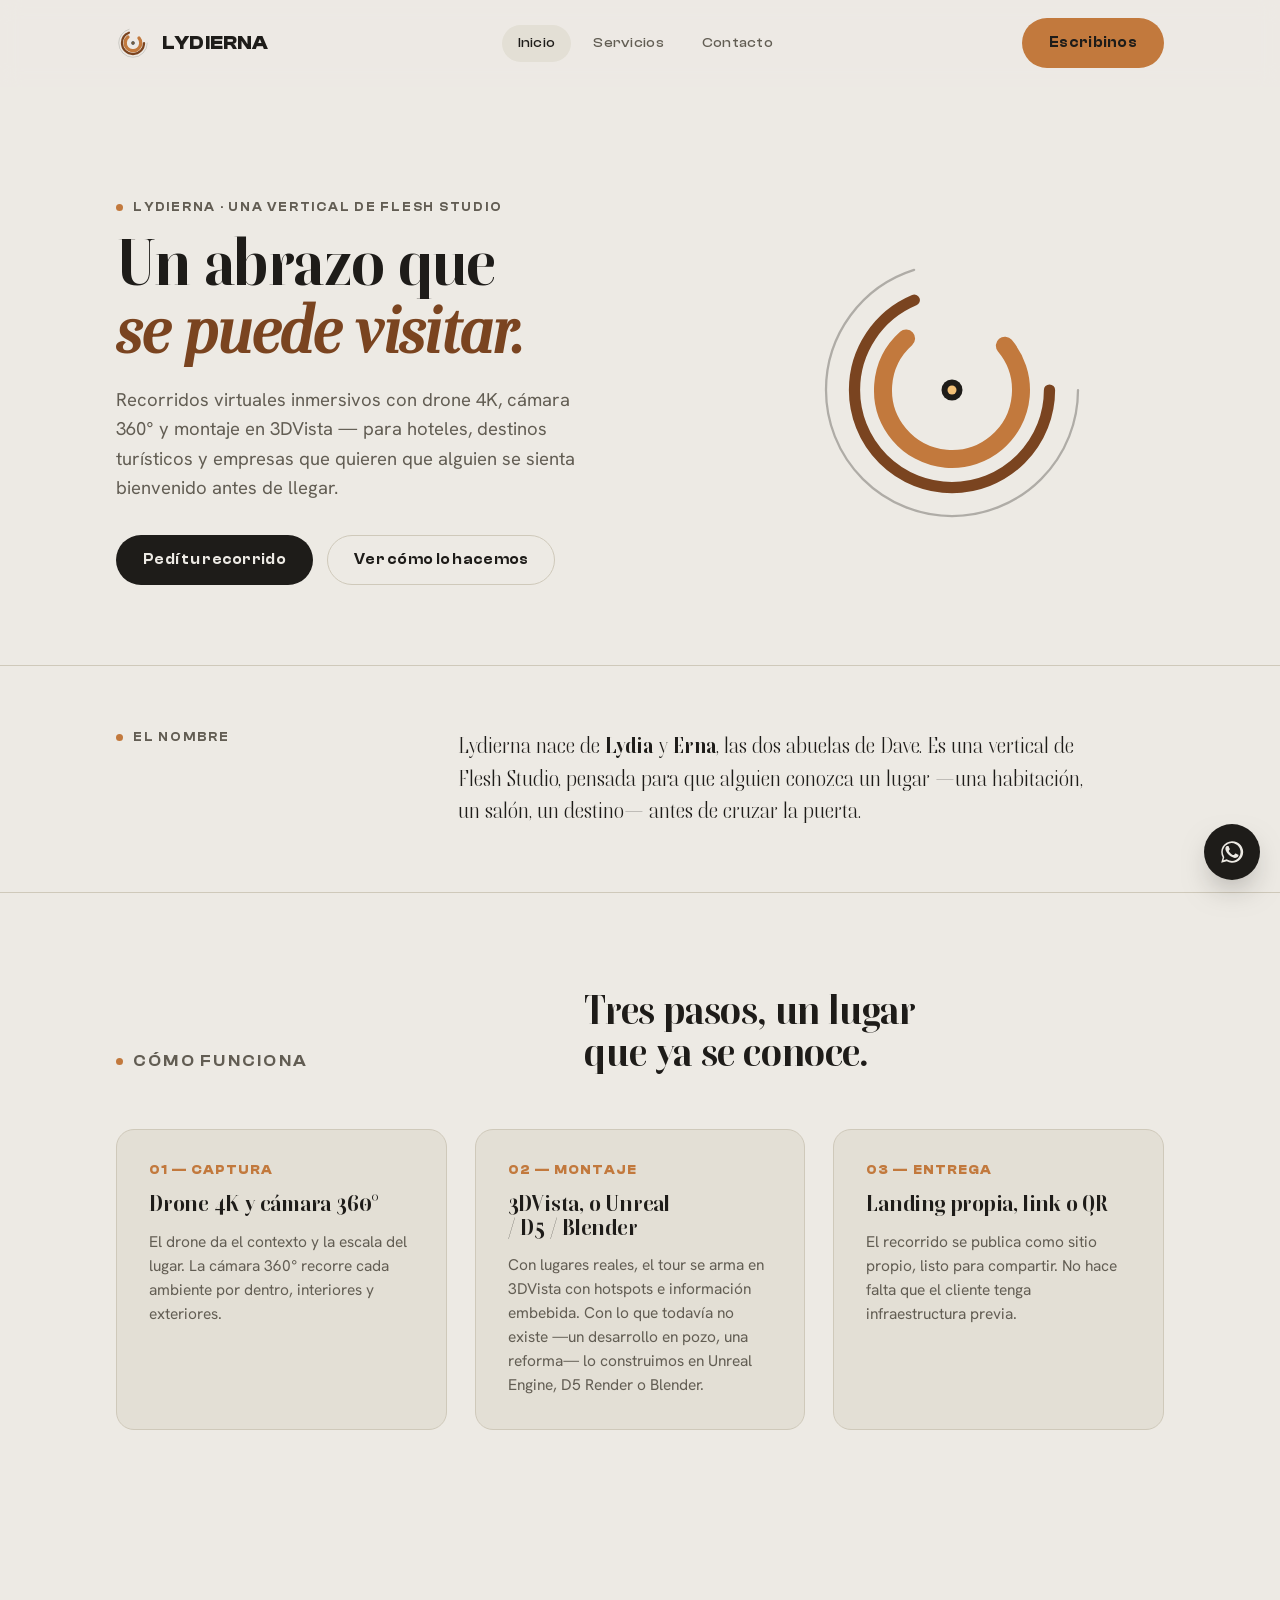
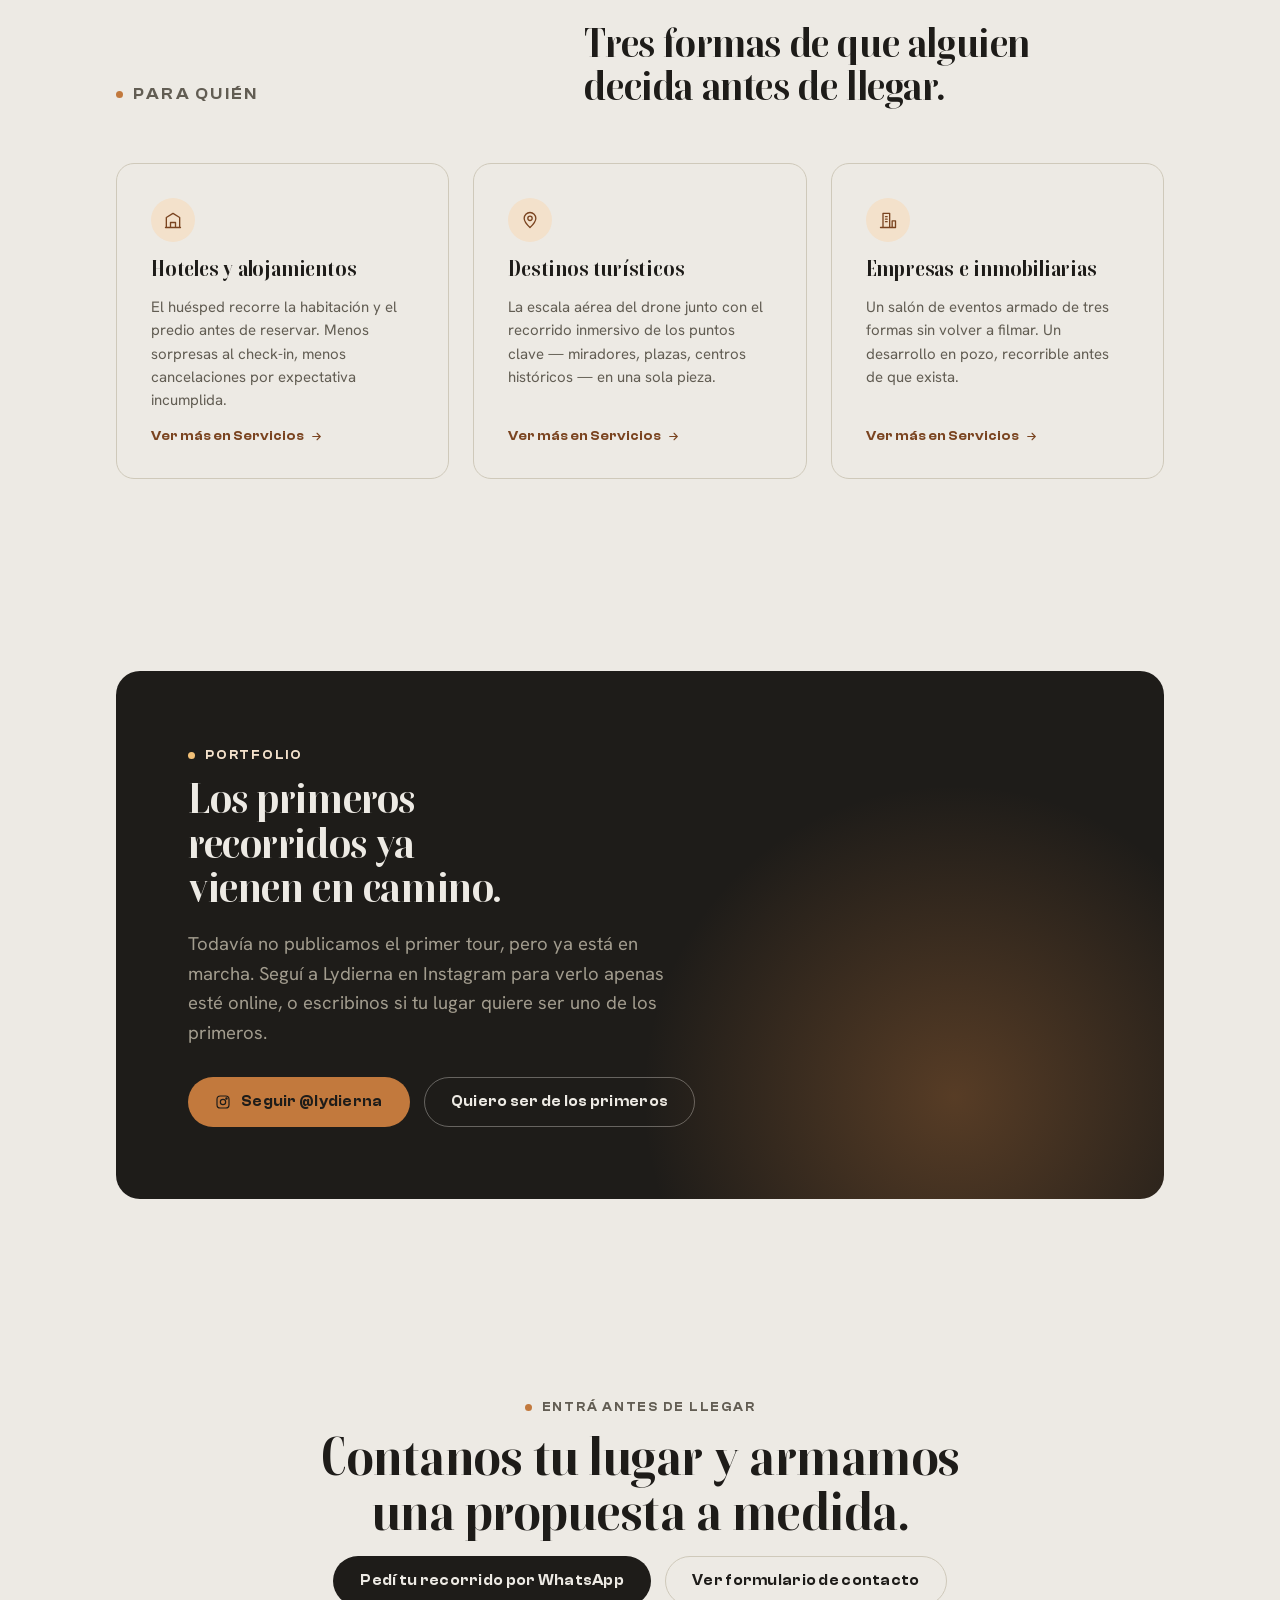
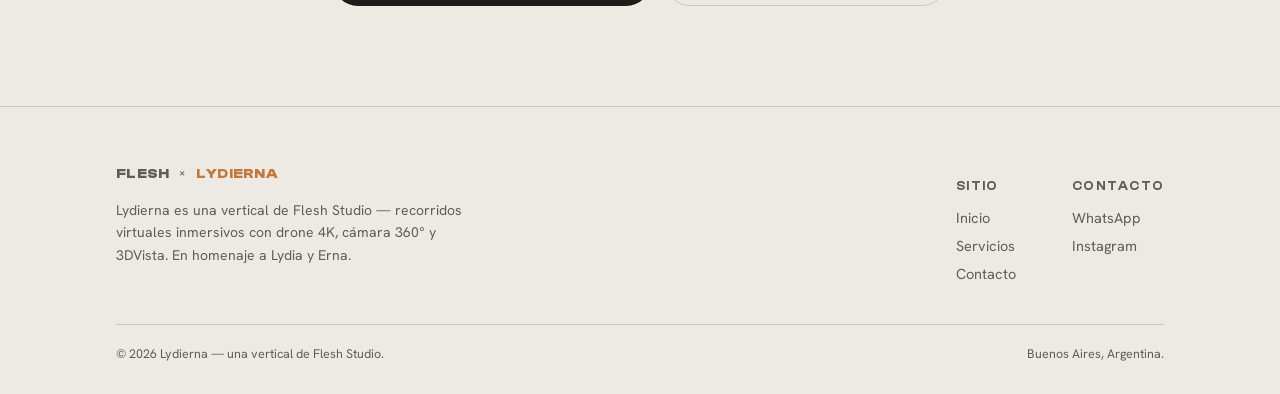
<file: index.html>
<!doctype html>
<html lang="es-AR" class="no-js">
<head>
<meta charset="UTF-8">
<meta name="viewport" content="width=device-width, initial-scale=1">
<title>Lydierna — Recorridos virtuales inmersivos | una vertical de Flesh Studio</title>
<meta name="description" content="Lydierna filma y monta recorridos virtuales 360° con drone 4K y 3DVista para hoteles, destinos turísticos y empresas. Entrá antes de llegar.">
<link rel="canonical" href="https://lydierna.com/">

<meta property="og:type" content="website">
<meta property="og:title" content="Lydierna — Recorridos virtuales inmersivos">
<meta property="og:description" content="Drone 4K, cámara 360° y 3DVista para que alguien se sienta bienvenido antes de llegar. Una vertical de Flesh Studio.">
<meta property="og:image" content="img-og-image.jpg">
<meta property="og:url" content="https://lydierna.com/">
<meta name="twitter:card" content="summary_large_image">

<link rel="icon" href="img-favicon.ico" sizes="any">
<link rel="icon" type="image/png" href="img-favicon-32.png" sizes="32x32">
<link rel="apple-touch-icon" href="img-apple-touch-icon.png">
<meta name="theme-color" content="#EDEAE4">

<link rel="preconnect" href="https://fonts.googleapis.com">
<link rel="preconnect" href="https://fonts.gstatic.com" crossorigin>
<link rel="stylesheet" href="https://fonts.googleapis.com/css2?family=Hanken+Grotesk:wght@400;500;600;700&display=swap">
<link rel="stylesheet" href="styles.css?v=20260824">
</head>
<body>

<a class="only-mobile" href="#main" style="position:absolute;left:-9999px;">Saltar al contenido</a>

<header class="site-header">
  <div class="wrap">
    <a class="brand" href="index.html" aria-label="Lydierna — inicio">
      <svg viewBox="0 0 400 400" aria-hidden="true">
        <circle cx="200" cy="200" r="168" fill="none" stroke="#1E1C19" stroke-width="6" stroke-dasharray="740 320" stroke-linecap="round" opacity="0.3"/>
        <circle cx="200" cy="200" r="130" fill="none" stroke="#7A4420" stroke-width="26" stroke-dasharray="560 260" stroke-linecap="round"/>
        <circle cx="200" cy="200" r="92" fill="none" stroke="#C2793D" stroke-width="40" stroke-dasharray="430 148" stroke-linecap="round" transform="rotate(-40 200 200)"/>
        <circle cx="200" cy="200" r="20" fill="#1E1C19"/>
        <circle cx="200" cy="200" r="9" fill="#F2C077"/>
      </svg>
      <span class="word">LYDIERNA</span>
    </a>

    <nav class="main-nav" id="main-nav">
      <a href="index.html">Inicio</a>
      <a href="servicios.html">Servicios</a>
      <a href="contacto.html">Contacto</a>
      <a class="btn btn-copper only-mobile" href="contacto.html">Pedí tu recorrido</a>
    </nav>

    <div class="header-actions">
      <a class="btn btn-copper header-only only-desktop" href="https://wa.me/5492944152161?text=Hola%21%20Quiero%20pedir%20informaci%C3%B3n%20sobre%20un%20recorrido%20virtual%20de%20Lydierna." target="_blank" rel="noopener">
        Escribinos
      </a>
      <button class="nav-toggle" aria-label="Abrir menú" aria-expanded="false" aria-controls="main-nav">
        <span></span>
      </button>
    </div>
  </div>
</header>

<main id="main">

  <!-- ---------- HERO ---------- -->
  <section class="hero">
    <div class="wrap hero-grid">
      <div>
        <p class="kicker">LYDIERNA · una vertical de Flesh Studio</p>
        <h1>Un abrazo que <em>se puede visitar.</em></h1>
        <p class="lead">Recorridos virtuales inmersivos con drone 4K, cámara 360° y montaje en 3DVista — para hoteles, destinos turísticos y empresas que quieren que alguien se sienta bienvenido antes de llegar.</p>
        <div class="btn-row">
          <a class="btn btn-primary" href="https://wa.me/5492944152161?text=Hola%21%20Quiero%20pedir%20informaci%C3%B3n%20sobre%20un%20recorrido%20virtual%20de%20Lydierna." target="_blank" rel="noopener">
            Pedí tu recorrido
          </a>
          <a class="btn btn-outline" href="servicios.html">Ver cómo lo hacemos</a>
        </div>
      </div>
      <div class="hero-visual ring-mark reveal" aria-hidden="true">
        <svg viewBox="0 0 400 400">
          <circle class="ring-outer" cx="200" cy="200" r="168" fill="none" stroke="#1E1C19" stroke-width="3" stroke-dasharray="740 320" stroke-linecap="round" opacity="0.3"/>
          <circle class="ring-mid" cx="200" cy="200" r="130" fill="none" stroke="#7A4420" stroke-width="15" stroke-dasharray="560 260" stroke-linecap="round"/>
          <circle cx="200" cy="200" r="92" fill="none" stroke="#C2793D" stroke-width="24" stroke-dasharray="430 148" stroke-linecap="round" transform="rotate(-40 200 200)"/>
          <circle cx="200" cy="200" r="14" fill="#1E1C19"/>
          <circle cx="200" cy="200" r="6" fill="#F2C077"/>
        </svg>
      </div>
    </div>
  </section>

  <!-- ---------- ORIGEN ---------- -->
  <section class="origin">
    <div class="wrap">
      <p class="kicker">El nombre</p>
      <p class="body-text reveal">Lydierna nace de <strong>Lydia</strong> y <strong>Erna</strong>, las dos abuelas de Dave. Es una vertical de Flesh Studio, pensada para que alguien conozca un lugar —una habitación, un salón, un destino— antes de cruzar la puerta.</p>
    </div>
  </section>

  <!-- ---------- PROCESO ---------- -->
  <section id="proceso">
    <div class="wrap">
      <div class="section-head reveal">
        <p class="kicker" style="margin-bottom:0;">Cómo funciona</p>
        <div>
          <h2>Tres pasos, un lugar que ya se conoce.</h2>
        </div>
      </div>

      <div class="steps">
        <div class="step reveal">
          <span class="num">01 — CAPTURA</span>
          <h3>Drone 4K y cámara 360°</h3>
          <p>El drone da el contexto y la escala del lugar. La cámara 360° recorre cada ambiente por dentro, interiores y exteriores.</p>
        </div>
        <div class="step reveal">
          <span class="num">02 — MONTAJE</span>
          <h3>3DVista, o Unreal / D5 / Blender</h3>
          <p>Con lugares reales, el tour se arma en 3DVista con hotspots e información embebida. Con lo que todavía no existe —un desarrollo en pozo, una reforma— lo construimos en Unreal Engine, D5 Render o Blender.</p>
        </div>
        <div class="step reveal">
          <span class="num">03 — ENTREGA</span>
          <h3>Landing propia, link o QR</h3>
          <p>El recorrido se publica como sitio propio, listo para compartir. No hace falta que el cliente tenga infraestructura previa.</p>
        </div>
      </div>
    </div>
  </section>

  <!-- ---------- PARA QUIÉN ---------- -->
  <section id="para-quien">
    <div class="wrap">
      <div class="section-head reveal">
        <p class="kicker" style="margin-bottom:0;">Para quién</p>
        <div>
          <h2>Tres formas de que alguien decida antes de llegar.</h2>
        </div>
      </div>

      <div class="segments">
        <a class="segment-card reveal" href="servicios.html#hoteles">
          <span class="icon" aria-hidden="true">
            <svg viewBox="0 0 24 24" fill="none" stroke="#7A4420" stroke-width="1.6" stroke-linecap="round" stroke-linejoin="round"><path d="M3 21h18M4 21V9l8-5 8 5v12M9 21v-6h6v6"/></svg>
          </span>
          <h3>Hoteles y alojamientos</h3>
          <p>El huésped recorre la habitación y el predio antes de reservar. Menos sorpresas al check-in, menos cancelaciones por expectativa incumplida.</p>
          <span class="more">Ver más en Servicios
            <svg viewBox="0 0 24 24" fill="none" stroke="currentColor" stroke-width="2" stroke-linecap="round"><path d="M5 12h14M13 6l6 6-6 6"/></svg>
          </span>
        </a>

        <a class="segment-card reveal" href="servicios.html#destinos">
          <span class="icon" aria-hidden="true">
            <svg viewBox="0 0 24 24" fill="none" stroke="#7A4420" stroke-width="1.6" stroke-linecap="round" stroke-linejoin="round"><path d="M12 21s-7-6.2-7-11a7 7 0 0 1 14 0c0 4.8-7 11-7 11z"/><circle cx="12" cy="10" r="2.6"/></svg>
          </span>
          <h3>Destinos turísticos</h3>
          <p>La escala aérea del drone junto con el recorrido inmersivo de los puntos clave — miradores, plazas, centros históricos — en una sola pieza.</p>
          <span class="more">Ver más en Servicios
            <svg viewBox="0 0 24 24" fill="none" stroke="currentColor" stroke-width="2" stroke-linecap="round"><path d="M5 12h14M13 6l6 6-6 6"/></svg>
          </span>
        </a>

        <a class="segment-card reveal" href="servicios.html#empresas">
          <span class="icon" aria-hidden="true">
            <svg viewBox="0 0 24 24" fill="none" stroke="#7A4420" stroke-width="1.6" stroke-linecap="round" stroke-linejoin="round"><path d="M3 21h18M6 21V4h8v17M9 8h2M9 11h2M9 14h2M17 21v-8h4v8"/></svg>
          </span>
          <h3>Empresas e inmobiliarias</h3>
          <p>Un salón de eventos armado de tres formas sin volver a filmar. Un desarrollo en pozo, recorrible antes de que exista.</p>
          <span class="more">Ver más en Servicios
            <svg viewBox="0 0 24 24" fill="none" stroke="currentColor" stroke-width="2" stroke-linecap="round"><path d="M5 12h14M13 6l6 6-6 6"/></svg>
          </span>
        </a>
      </div>
    </div>
  </section>

  <!-- ---------- PORTFOLIO PRÓXIMAMENTE ---------- -->
  <section id="portfolio">
    <div class="wrap">
      <div class="portfolio-soon reveal">
        <p class="kicker">Portfolio</p>
        <h2>Los primeros recorridos ya vienen en camino.</h2>
        <p class="lead">Todavía no publicamos el primer tour, pero ya está en marcha. Seguí a Lydierna en Instagram para verlo apenas esté online, o escribinos si tu lugar quiere ser uno de los primeros.</p>
        <div class="btn-row">
          <a class="btn btn-copper" href="https://instagram.com/lydierna" target="_blank" rel="noopener">
            <svg viewBox="0 0 24 24" fill="none" stroke="currentColor" stroke-width="1.8"><rect x="3" y="3" width="18" height="18" rx="5"/><circle cx="12" cy="12" r="4"/><circle cx="17.2" cy="6.8" r="1"/></svg>
            Seguir @lydierna
          </a>
          <a class="btn btn-outline" href="contacto.html">Quiero ser de los primeros</a>
        </div>
      </div>
    </div>
  </section>

  <!-- ---------- CTA FINAL ---------- -->
  <section class="cta-band">
    <div class="wrap">
      <p class="kicker" style="justify-content:center;">Entrá antes de llegar</p>
      <h2 class="reveal">Contanos tu lugar y armamos<br>una propuesta a medida.</h2>
      <div class="btn-row">
        <a class="btn btn-primary" href="https://wa.me/5492944152161?text=Hola%21%20Quiero%20pedir%20informaci%C3%B3n%20sobre%20un%20recorrido%20virtual%20de%20Lydierna." target="_blank" rel="noopener">
          Pedí tu recorrido por WhatsApp
        </a>
        <a class="btn btn-outline" href="contacto.html">Ver formulario de contacto</a>
      </div>
    </div>
  </section>

</main>

<footer>
  <div class="wrap">
    <div class="footer-top">
      <div class="footer-brand">
        <p class="rel-line"><span>FLESH</span><span class="rel-x">×</span><span class="rel-copper">LYDIERNA</span></p>
        <p>Lydierna es una vertical de Flesh Studio — recorridos virtuales inmersivos con drone 4K, cámara 360° y 3DVista. En homenaje a Lydia y Erna.</p>
      </div>
      <div class="footer-cols">
        <div class="footer-col">
          <h4>Sitio</h4>
          <a href="index.html">Inicio</a>
          <a href="servicios.html">Servicios</a>
          <a href="contacto.html">Contacto</a>
        </div>
        <div class="footer-col">
          <h4>Contacto</h4>
          <a href="https://wa.me/5492944152161" target="_blank" rel="noopener">WhatsApp</a>
          <a href="https://instagram.com/lydierna" target="_blank" rel="noopener">Instagram</a>
        </div>
      </div>
    </div>
    <div class="footer-bottom">
      <span>© <span data-year>2026</span> Lydierna — una vertical de Flesh Studio.</span>
      <span>Buenos Aires, Argentina.</span>
    </div>
  </div>
</footer>

<a class="wa-float" href="https://wa.me/5492944152161?text=Hola%21%20Quiero%20m%C3%A1s%20informaci%C3%B3n%20sobre%20Lydierna." target="_blank" rel="noopener" aria-label="Escribir por WhatsApp">
  <svg viewBox="0 0 24 24" fill="currentColor"><path d="M17.5 14.4c-.3-.1-1.7-.9-2-1-.3-.1-.5-.1-.7.1-.2.3-.8 1-1 1.2-.2.2-.4.2-.6.1-.3-.1-1.3-.5-2.4-1.5-.9-.8-1.5-1.8-1.7-2.1-.2-.3 0-.5.1-.6.1-.1.3-.4.4-.5.1-.2.2-.3.3-.5.1-.2 0-.4 0-.5 0-.1-.7-1.6-.9-2.2-.2-.5-.5-.5-.7-.5h-.6c-.2 0-.5.1-.8.4-.3.3-1 1-1 2.4s1.1 2.8 1.2 3c.1.2 2.1 3.2 5.1 4.5.7.3 1.3.5 1.7.6.7.2 1.4.2 1.9.1.6-.1 1.7-.7 2-1.4.2-.7.2-1.2.2-1.4-.1-.1-.3-.2-.6-.3z"/><path d="M12 2a10 10 0 0 0-8.6 15L2 22l5.2-1.4A10 10 0 1 0 12 2zm0 18.2c-1.6 0-3.1-.4-4.5-1.2l-.3-.2-3.1.8.8-3-.2-.3A8.2 8.2 0 1 1 12 20.2z"/></svg>
</a>

<script defer src="main.js?v=20260824"></script>
</body>
</html>
</file>
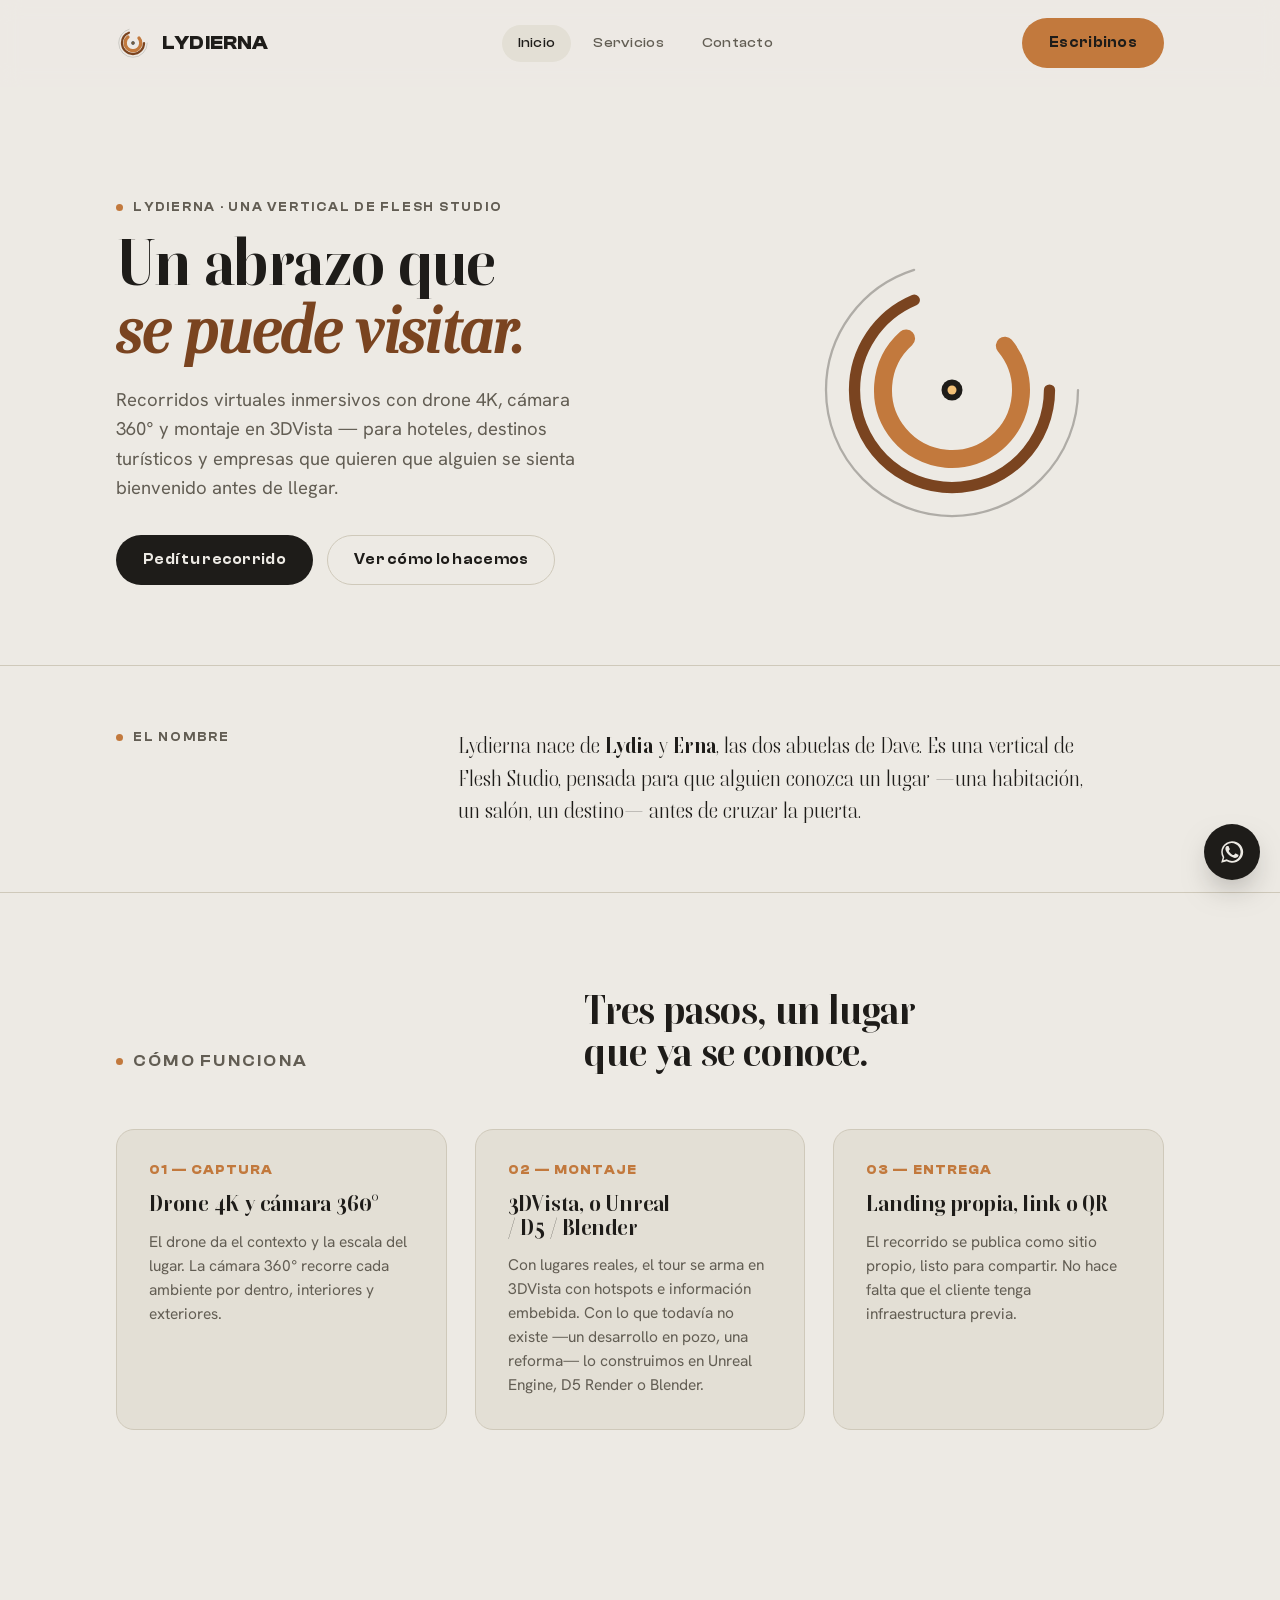
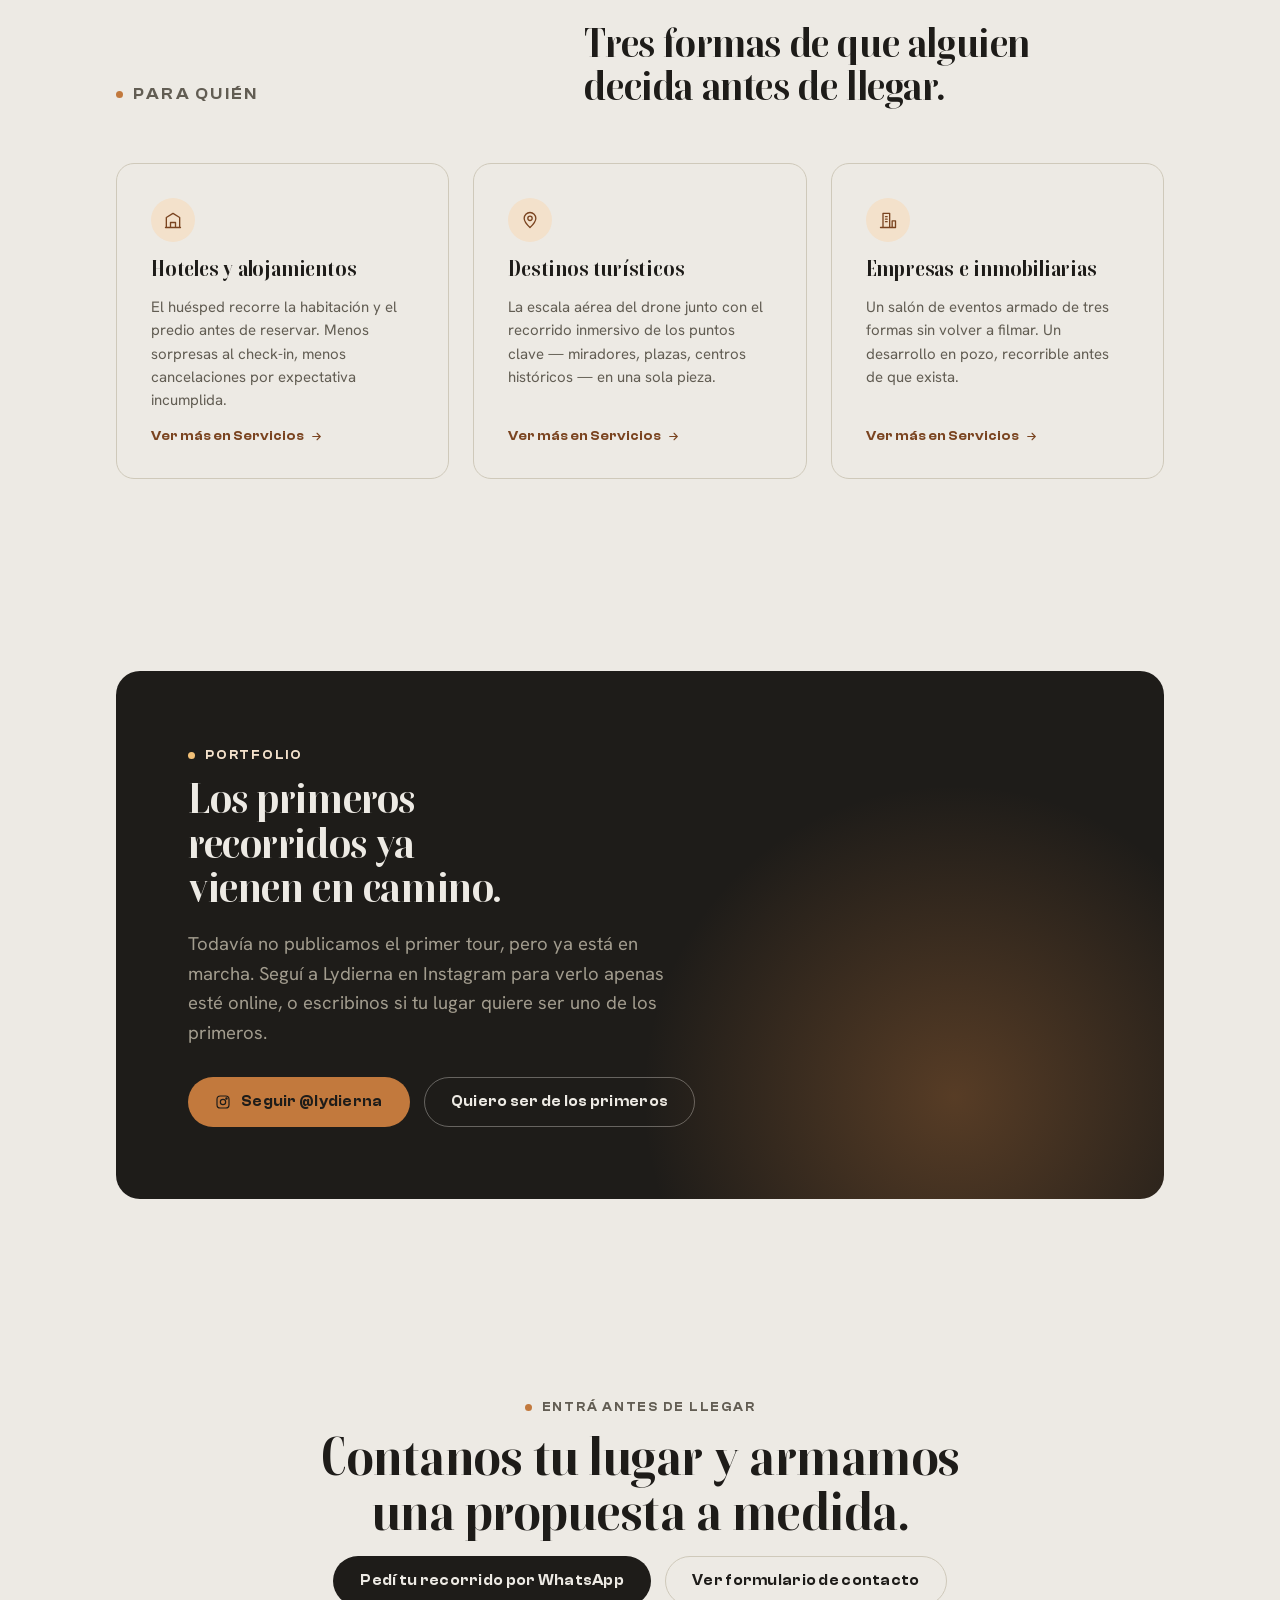
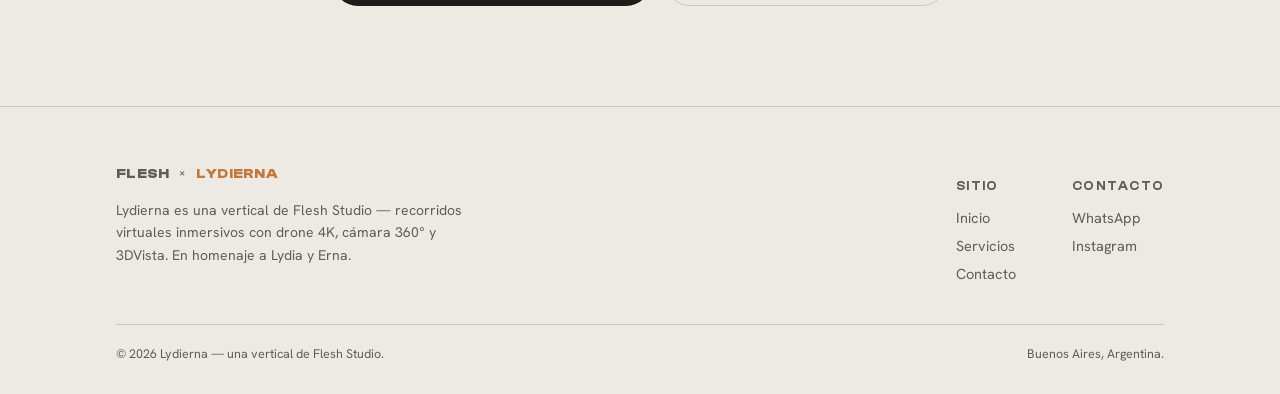
<file: lydierna-web/index.html>
<!doctype html>
<html lang="es-AR" class="no-js">
<head>
<meta charset="UTF-8">
<meta name="viewport" content="width=device-width, initial-scale=1">
<title>Lydierna — Recorridos virtuales inmersivos | una vertical de Flesh Studio</title>
<meta name="description" content="Lydierna filma y monta recorridos virtuales 360° con drone 4K y 3DVista para hoteles, destinos turísticos y empresas. Entrá antes de llegar.">
<link rel="canonical" href="https://lydierna.com/">

<meta property="og:type" content="website">
<meta property="og:title" content="Lydierna — Recorridos virtuales inmersivos">
<meta property="og:description" content="Drone 4K, cámara 360° y 3DVista para que alguien se sienta bienvenido antes de llegar. Una vertical de Flesh Studio.">
<meta property="og:image" content="assets/img/og-image.jpg">
<meta property="og:url" content="https://lydierna.com/">
<meta name="twitter:card" content="summary_large_image">

<link rel="icon" href="assets/img/favicon.ico" sizes="any">
<link rel="icon" type="image/png" href="assets/img/favicon-32.png" sizes="32x32">
<link rel="apple-touch-icon" href="assets/img/apple-touch-icon.png">
<meta name="theme-color" content="#EDEAE4">

<link rel="preconnect" href="https://fonts.googleapis.com">
<link rel="preconnect" href="https://fonts.gstatic.com" crossorigin>
<link rel="stylesheet" href="https://fonts.googleapis.com/css2?family=Hanken+Grotesk:wght@400;500;600;700&display=swap">
<link rel="stylesheet" href="styles.css?v=20260824">
</head>
<body>

<a class="only-mobile" href="#main" style="position:absolute;left:-9999px;">Saltar al contenido</a>

<header class="site-header">
  <div class="wrap">
    <a class="brand" href="index.html" aria-label="Lydierna — inicio">
      <svg viewBox="0 0 400 400" aria-hidden="true">
        <circle cx="200" cy="200" r="168" fill="none" stroke="#1E1C19" stroke-width="6" stroke-dasharray="740 320" stroke-linecap="round" opacity="0.3"/>
        <circle cx="200" cy="200" r="130" fill="none" stroke="#7A4420" stroke-width="26" stroke-dasharray="560 260" stroke-linecap="round"/>
        <circle cx="200" cy="200" r="92" fill="none" stroke="#C2793D" stroke-width="40" stroke-dasharray="430 148" stroke-linecap="round" transform="rotate(-40 200 200)"/>
        <circle cx="200" cy="200" r="20" fill="#1E1C19"/>
        <circle cx="200" cy="200" r="9" fill="#F2C077"/>
      </svg>
      <span class="word">LYDIERNA</span>
    </a>

    <nav class="main-nav" id="main-nav">
      <a href="index.html">Inicio</a>
      <a href="servicios.html">Servicios</a>
      <a href="contacto.html">Contacto</a>
      <a class="btn btn-copper only-mobile" href="contacto.html">Pedí tu recorrido</a>
    </nav>

    <div class="header-actions">
      <a class="btn btn-copper header-only only-desktop" href="https://wa.me/5492944152161?text=Hola%21%20Quiero%20pedir%20informaci%C3%B3n%20sobre%20un%20recorrido%20virtual%20de%20Lydierna." target="_blank" rel="noopener">
        Escribinos
      </a>
      <button class="nav-toggle" aria-label="Abrir menú" aria-expanded="false" aria-controls="main-nav">
        <span></span>
      </button>
    </div>
  </div>
</header>

<main id="main">

  <!-- ---------- HERO ---------- -->
  <section class="hero">
    <div class="wrap hero-grid">
      <div>
        <p class="kicker">LYDIERNA · una vertical de Flesh Studio</p>
        <h1>Un abrazo que <em>se puede visitar.</em></h1>
        <p class="lead">Recorridos virtuales inmersivos con drone 4K, cámara 360° y montaje en 3DVista — para hoteles, destinos turísticos y empresas que quieren que alguien se sienta bienvenido antes de llegar.</p>
        <div class="btn-row">
          <a class="btn btn-primary" href="https://wa.me/5492944152161?text=Hola%21%20Quiero%20pedir%20informaci%C3%B3n%20sobre%20un%20recorrido%20virtual%20de%20Lydierna." target="_blank" rel="noopener">
            Pedí tu recorrido
          </a>
          <a class="btn btn-outline" href="servicios.html">Ver cómo lo hacemos</a>
        </div>
      </div>
      <div class="hero-visual ring-mark reveal" aria-hidden="true">
        <svg viewBox="0 0 400 400">
          <circle class="ring-outer" cx="200" cy="200" r="168" fill="none" stroke="#1E1C19" stroke-width="3" stroke-dasharray="740 320" stroke-linecap="round" opacity="0.3"/>
          <circle class="ring-mid" cx="200" cy="200" r="130" fill="none" stroke="#7A4420" stroke-width="15" stroke-dasharray="560 260" stroke-linecap="round"/>
          <circle cx="200" cy="200" r="92" fill="none" stroke="#C2793D" stroke-width="24" stroke-dasharray="430 148" stroke-linecap="round" transform="rotate(-40 200 200)"/>
          <circle cx="200" cy="200" r="14" fill="#1E1C19"/>
          <circle cx="200" cy="200" r="6" fill="#F2C077"/>
        </svg>
      </div>
    </div>
  </section>

  <!-- ---------- ORIGEN ---------- -->
  <section class="origin">
    <div class="wrap">
      <p class="kicker">El nombre</p>
      <p class="body-text reveal">Lydierna nace de <strong>Lydia</strong> y <strong>Erna</strong>, las dos abuelas de Dave. Es una vertical de Flesh Studio, pensada para que alguien conozca un lugar —una habitación, un salón, un destino— antes de cruzar la puerta.</p>
    </div>
  </section>

  <!-- ---------- PROCESO ---------- -->
  <section id="proceso">
    <div class="wrap">
      <div class="section-head reveal">
        <p class="kicker" style="margin-bottom:0;">Cómo funciona</p>
        <div>
          <h2>Tres pasos, un lugar que ya se conoce.</h2>
        </div>
      </div>

      <div class="steps">
        <div class="step reveal">
          <span class="num">01 — CAPTURA</span>
          <h3>Drone 4K y cámara 360°</h3>
          <p>El drone da el contexto y la escala del lugar. La cámara 360° recorre cada ambiente por dentro, interiores y exteriores.</p>
        </div>
        <div class="step reveal">
          <span class="num">02 — MONTAJE</span>
          <h3>3DVista, o Unreal / D5 / Blender</h3>
          <p>Con lugares reales, el tour se arma en 3DVista con hotspots e información embebida. Con lo que todavía no existe —un desarrollo en pozo, una reforma— lo construimos en Unreal Engine, D5 Render o Blender.</p>
        </div>
        <div class="step reveal">
          <span class="num">03 — ENTREGA</span>
          <h3>Landing propia, link o QR</h3>
          <p>El recorrido se publica como sitio propio, listo para compartir. No hace falta que el cliente tenga infraestructura previa.</p>
        </div>
      </div>
    </div>
  </section>

  <!-- ---------- PARA QUIÉN ---------- -->
  <section id="para-quien">
    <div class="wrap">
      <div class="section-head reveal">
        <p class="kicker" style="margin-bottom:0;">Para quién</p>
        <div>
          <h2>Tres formas de que alguien decida antes de llegar.</h2>
        </div>
      </div>

      <div class="segments">
        <a class="segment-card reveal" href="servicios.html#hoteles">
          <span class="icon" aria-hidden="true">
            <svg viewBox="0 0 24 24" fill="none" stroke="#7A4420" stroke-width="1.6" stroke-linecap="round" stroke-linejoin="round"><path d="M3 21h18M4 21V9l8-5 8 5v12M9 21v-6h6v6"/></svg>
          </span>
          <h3>Hoteles y alojamientos</h3>
          <p>El huésped recorre la habitación y el predio antes de reservar. Menos sorpresas al check-in, menos cancelaciones por expectativa incumplida.</p>
          <span class="more">Ver más en Servicios
            <svg viewBox="0 0 24 24" fill="none" stroke="currentColor" stroke-width="2" stroke-linecap="round"><path d="M5 12h14M13 6l6 6-6 6"/></svg>
          </span>
        </a>

        <a class="segment-card reveal" href="servicios.html#destinos">
          <span class="icon" aria-hidden="true">
            <svg viewBox="0 0 24 24" fill="none" stroke="#7A4420" stroke-width="1.6" stroke-linecap="round" stroke-linejoin="round"><path d="M12 21s-7-6.2-7-11a7 7 0 0 1 14 0c0 4.8-7 11-7 11z"/><circle cx="12" cy="10" r="2.6"/></svg>
          </span>
          <h3>Destinos turísticos</h3>
          <p>La escala aérea del drone junto con el recorrido inmersivo de los puntos clave — miradores, plazas, centros históricos — en una sola pieza.</p>
          <span class="more">Ver más en Servicios
            <svg viewBox="0 0 24 24" fill="none" stroke="currentColor" stroke-width="2" stroke-linecap="round"><path d="M5 12h14M13 6l6 6-6 6"/></svg>
          </span>
        </a>

        <a class="segment-card reveal" href="servicios.html#empresas">
          <span class="icon" aria-hidden="true">
            <svg viewBox="0 0 24 24" fill="none" stroke="#7A4420" stroke-width="1.6" stroke-linecap="round" stroke-linejoin="round"><path d="M3 21h18M6 21V4h8v17M9 8h2M9 11h2M9 14h2M17 21v-8h4v8"/></svg>
          </span>
          <h3>Empresas e inmobiliarias</h3>
          <p>Un salón de eventos armado de tres formas sin volver a filmar. Un desarrollo en pozo, recorrible antes de que exista.</p>
          <span class="more">Ver más en Servicios
            <svg viewBox="0 0 24 24" fill="none" stroke="currentColor" stroke-width="2" stroke-linecap="round"><path d="M5 12h14M13 6l6 6-6 6"/></svg>
          </span>
        </a>
      </div>
    </div>
  </section>

  <!-- ---------- PORTFOLIO PRÓXIMAMENTE ---------- -->
  <section id="portfolio">
    <div class="wrap">
      <div class="portfolio-soon reveal">
        <p class="kicker">Portfolio</p>
        <h2>Los primeros recorridos ya vienen en camino.</h2>
        <p class="lead">Todavía no publicamos el primer tour, pero ya está en marcha. Seguí a Lydierna en Instagram para verlo apenas esté online, o escribinos si tu lugar quiere ser uno de los primeros.</p>
        <div class="btn-row">
          <a class="btn btn-copper" href="https://instagram.com/lydierna" target="_blank" rel="noopener">
            <svg viewBox="0 0 24 24" fill="none" stroke="currentColor" stroke-width="1.8"><rect x="3" y="3" width="18" height="18" rx="5"/><circle cx="12" cy="12" r="4"/><circle cx="17.2" cy="6.8" r="1"/></svg>
            Seguir @lydierna
          </a>
          <a class="btn btn-outline" href="contacto.html">Quiero ser de los primeros</a>
        </div>
      </div>
    </div>
  </section>

  <!-- ---------- CTA FINAL ---------- -->
  <section class="cta-band">
    <div class="wrap">
      <p class="kicker" style="justify-content:center;">Entrá antes de llegar</p>
      <h2 class="reveal">Contanos tu lugar y armamos<br>una propuesta a medida.</h2>
      <div class="btn-row">
        <a class="btn btn-primary" href="https://wa.me/5492944152161?text=Hola%21%20Quiero%20pedir%20informaci%C3%B3n%20sobre%20un%20recorrido%20virtual%20de%20Lydierna." target="_blank" rel="noopener">
          Pedí tu recorrido por WhatsApp
        </a>
        <a class="btn btn-outline" href="contacto.html">Ver formulario de contacto</a>
      </div>
    </div>
  </section>

</main>

<footer>
  <div class="wrap">
    <div class="footer-top">
      <div class="footer-brand">
        <p class="rel-line"><span>FLESH</span><span class="rel-x">×</span><span class="rel-copper">LYDIERNA</span></p>
        <p>Lydierna es una vertical de Flesh Studio — recorridos virtuales inmersivos con drone 4K, cámara 360° y 3DVista. En homenaje a Lydia y Erna.</p>
      </div>
      <div class="footer-cols">
        <div class="footer-col">
          <h4>Sitio</h4>
          <a href="index.html">Inicio</a>
          <a href="servicios.html">Servicios</a>
          <a href="contacto.html">Contacto</a>
        </div>
        <div class="footer-col">
          <h4>Contacto</h4>
          <a href="https://wa.me/5492944152161" target="_blank" rel="noopener">WhatsApp</a>
          <a href="https://instagram.com/lydierna" target="_blank" rel="noopener">Instagram</a>
        </div>
      </div>
    </div>
    <div class="footer-bottom">
      <span>© <span data-year>2026</span> Lydierna — una vertical de Flesh Studio.</span>
      <span>Buenos Aires, Argentina.</span>
    </div>
  </div>
</footer>

<a class="wa-float" href="https://wa.me/5492944152161?text=Hola%21%20Quiero%20m%C3%A1s%20informaci%C3%B3n%20sobre%20Lydierna." target="_blank" rel="noopener" aria-label="Escribir por WhatsApp">
  <svg viewBox="0 0 24 24" fill="currentColor"><path d="M17.5 14.4c-.3-.1-1.7-.9-2-1-.3-.1-.5-.1-.7.1-.2.3-.8 1-1 1.2-.2.2-.4.2-.6.1-.3-.1-1.3-.5-2.4-1.5-.9-.8-1.5-1.8-1.7-2.1-.2-.3 0-.5.1-.6.1-.1.3-.4.4-.5.1-.2.2-.3.3-.5.1-.2 0-.4 0-.5 0-.1-.7-1.6-.9-2.2-.2-.5-.5-.5-.7-.5h-.6c-.2 0-.5.1-.8.4-.3.3-1 1-1 2.4s1.1 2.8 1.2 3c.1.2 2.1 3.2 5.1 4.5.7.3 1.3.5 1.7.6.7.2 1.4.2 1.9.1.6-.1 1.7-.7 2-1.4.2-.7.2-1.2.2-1.4-.1-.1-.3-.2-.6-.3z"/><path d="M12 2a10 10 0 0 0-8.6 15L2 22l5.2-1.4A10 10 0 1 0 12 2zm0 18.2c-1.6 0-3.1-.4-4.5-1.2l-.3-.2-3.1.8.8-3-.2-.3A8.2 8.2 0 1 1 12 20.2z"/></svg>
</a>

<script defer src="main.js?v=20260824"></script>
</body>
</html>
</file>
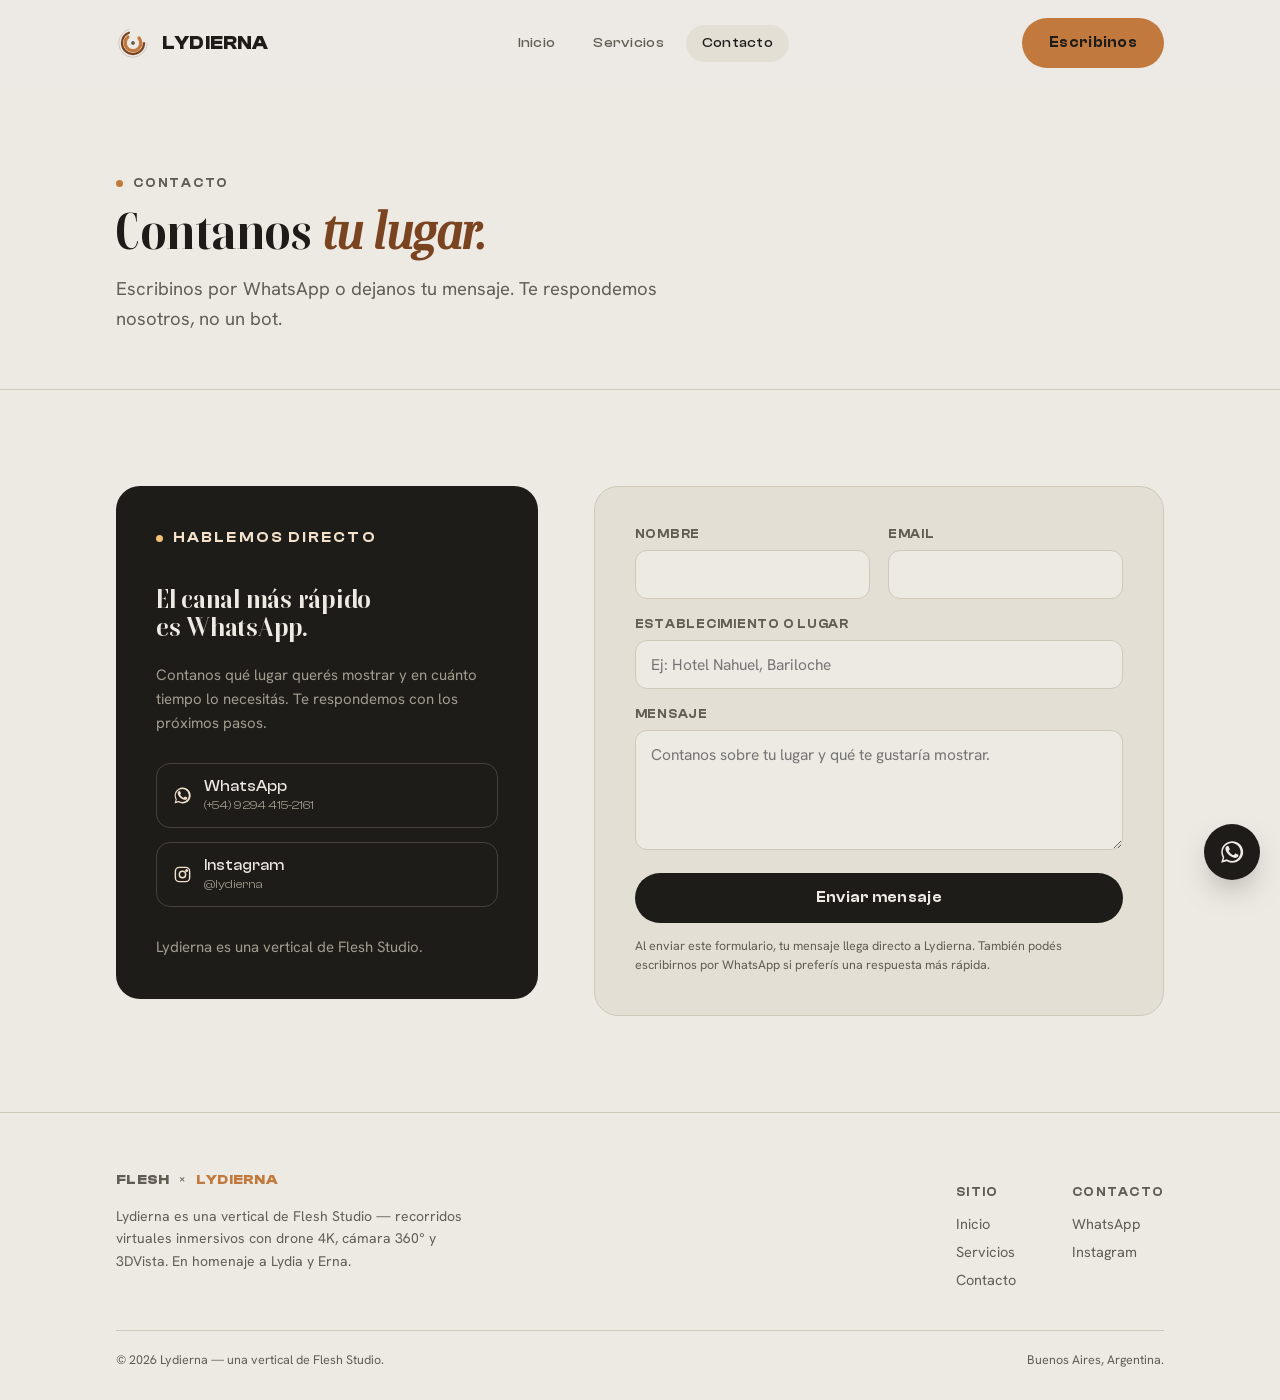
<file: contacto.html>
<!doctype html>
<html lang="es-AR" class="no-js">
<head>
<meta charset="UTF-8">
<meta name="viewport" content="width=device-width, initial-scale=1">
<title>Contacto — Lydierna | Recorridos virtuales inmersivos</title>
<meta name="description" content="Escribinos por WhatsApp o dejanos tu mensaje. Contanos tu lugar y armamos una propuesta a medida — Lydierna, una vertical de Flesh Studio.">
<link rel="canonical" href="https://lydierna.com/contacto.html">

<meta property="og:type" content="website">
<meta property="og:title" content="Contacto — Lydierna">
<meta property="og:description" content="Contanos tu lugar y armamos una propuesta a medida.">
<meta property="og:image" content="img-og-image.jpg">
<meta property="og:url" content="https://lydierna.com/contacto.html">
<meta name="twitter:card" content="summary_large_image">

<link rel="icon" href="img-favicon.ico" sizes="any">
<link rel="icon" type="image/png" href="img-favicon-32.png" sizes="32x32">
<link rel="apple-touch-icon" href="img-apple-touch-icon.png">
<meta name="theme-color" content="#EDEAE4">

<link rel="preconnect" href="https://fonts.googleapis.com">
<link rel="preconnect" href="https://fonts.gstatic.com" crossorigin>
<link rel="stylesheet" href="https://fonts.googleapis.com/css2?family=Hanken+Grotesk:wght@400;500;600;700&display=swap">
<link rel="stylesheet" href="styles.css?v=20260824">
</head>
<body>

<header class="site-header">
  <div class="wrap">
    <a class="brand" href="index.html" aria-label="Lydierna — inicio">
      <svg viewBox="0 0 400 400" aria-hidden="true">
        <circle cx="200" cy="200" r="168" fill="none" stroke="#1E1C19" stroke-width="6" stroke-dasharray="740 320" stroke-linecap="round" opacity="0.3"/>
        <circle cx="200" cy="200" r="130" fill="none" stroke="#7A4420" stroke-width="26" stroke-dasharray="560 260" stroke-linecap="round"/>
        <circle cx="200" cy="200" r="92" fill="none" stroke="#C2793D" stroke-width="40" stroke-dasharray="430 148" stroke-linecap="round" transform="rotate(-40 200 200)"/>
        <circle cx="200" cy="200" r="20" fill="#1E1C19"/>
        <circle cx="200" cy="200" r="9" fill="#F2C077"/>
      </svg>
      <span class="word">LYDIERNA</span>
    </a>

    <nav class="main-nav" id="main-nav">
      <a href="index.html">Inicio</a>
      <a href="servicios.html">Servicios</a>
      <a href="contacto.html">Contacto</a>
    </nav>

    <div class="header-actions">
      <a class="btn btn-copper header-only only-desktop" href="https://wa.me/5492944152161?text=Hola%21%20Quiero%20contarles%20sobre%20mi%20lugar%20para%20un%20recorrido%20virtual." target="_blank" rel="noopener">
        Escribinos
      </a>
      <button class="nav-toggle" aria-label="Abrir menú" aria-expanded="false" aria-controls="main-nav">
        <span></span>
      </button>
    </div>
  </div>
</header>

<main id="main">

  <!-- ---------- HERO ---------- -->
  <section class="page-hero">
    <div class="wrap">
      <p class="kicker">Contacto</p>
      <h1>Contanos <em>tu lugar.</em></h1>
      <p class="lead">Escribinos por WhatsApp o dejanos tu mensaje. Te respondemos nosotros, no un bot.</p>
    </div>
  </section>

  <!-- ---------- CONTACTO ---------- -->
  <section>
    <div class="wrap">
      <div class="contact-grid">

        <div class="contact-card reveal">
          <p class="kicker">Hablemos directo</p>
          <h3>El canal más rápido es WhatsApp.</h3>
          <p>Contanos qué lugar querés mostrar y en cuánto tiempo lo necesitás. Te respondemos con los próximos pasos.</p>

          <div class="contact-list">
            <a href="https://wa.me/5492944152161?text=Hola%21%20Quiero%20contarles%20sobre%20mi%20lugar%20para%20un%20recorrido%20virtual." target="_blank" rel="noopener">
              <svg viewBox="0 0 24 24" fill="currentColor"><path d="M17.5 14.4c-.3-.1-1.7-.9-2-1-.3-.1-.5-.1-.7.1-.2.3-.8 1-1 1.2-.2.2-.4.2-.6.1-.3-.1-1.3-.5-2.4-1.5-.9-.8-1.5-1.8-1.7-2.1-.2-.3 0-.5.1-.6.1-.1.3-.4.4-.5.1-.2.2-.3.3-.5.1-.2 0-.4 0-.5 0-.1-.7-1.6-.9-2.2-.2-.5-.5-.5-.7-.5h-.6c-.2 0-.5.1-.8.4-.3.3-1 1-1 2.4s1.1 2.8 1.2 3c.1.2 2.1 3.2 5.1 4.5.7.3 1.3.5 1.7.6.7.2 1.4.2 1.9.1.6-.1 1.7-.7 2-1.4.2-.7.2-1.2.2-1.4-.1-.1-.3-.2-.6-.3z"/><path d="M12 2a10 10 0 0 0-8.6 15L2 22l5.2-1.4A10 10 0 1 0 12 2zm0 18.2c-1.6 0-3.1-.4-4.5-1.2l-.3-.2-3.1.8.8-3-.2-.3A8.2 8.2 0 1 1 12 20.2z"/></svg>
              <span>WhatsApp<span class="sub">(+54) 9 294 415-2161</span></span>
            </a>
            <a href="https://instagram.com/lydierna" target="_blank" rel="noopener">
              <svg viewBox="0 0 24 24" fill="none" stroke="currentColor" stroke-width="1.8"><rect x="3" y="3" width="18" height="18" rx="5"/><circle cx="12" cy="12" r="4"/><circle cx="17.2" cy="6.8" r="1"/></svg>
              <span>Instagram<span class="sub">@lydierna</span></span>
            </a>
          </div>

          <p style="margin-top:6px;">Lydierna es una vertical de Flesh Studio.</p>
        </div>

        <form id="contact-form" class="contact-form reveal" action="https://formspree.io/f/TU_ID_DE_FORMSPREE" method="POST">
          <div class="form-row">
            <div class="field">
              <label for="nombre">Nombre</label>
              <input type="text" id="nombre" name="nombre" required autocomplete="name">
            </div>
            <div class="field">
              <label for="email">Email</label>
              <input type="email" id="email" name="email" required autocomplete="email">
            </div>
          </div>
          <div class="field">
            <label for="lugar">Establecimiento o lugar</label>
            <input type="text" id="lugar" name="lugar" placeholder="Ej: Hotel Nahuel, Bariloche">
          </div>
          <div class="field">
            <label for="mensaje">Mensaje</label>
            <textarea id="mensaje" name="mensaje" required placeholder="Contanos sobre tu lugar y qué te gustaría mostrar."></textarea>
          </div>
          <button class="btn btn-primary" type="submit" style="width:100%; justify-content:center;">
            Enviar mensaje
          </button>
          <p class="form-status" role="status" aria-live="polite"></p>
          <p class="form-note">Al enviar este formulario, tu mensaje llega directo a Lydierna. También podés escribirnos por WhatsApp si preferís una respuesta más rápida.</p>
        </form>

      </div>
    </div>
  </section>

</main>

<footer>
  <div class="wrap">
    <div class="footer-top">
      <div class="footer-brand">
        <p class="rel-line"><span>FLESH</span><span class="rel-x">×</span><span class="rel-copper">LYDIERNA</span></p>
        <p>Lydierna es una vertical de Flesh Studio — recorridos virtuales inmersivos con drone 4K, cámara 360° y 3DVista. En homenaje a Lydia y Erna.</p>
      </div>
      <div class="footer-cols">
        <div class="footer-col">
          <h4>Sitio</h4>
          <a href="index.html">Inicio</a>
          <a href="servicios.html">Servicios</a>
          <a href="contacto.html">Contacto</a>
        </div>
        <div class="footer-col">
          <h4>Contacto</h4>
          <a href="https://wa.me/5492944152161" target="_blank" rel="noopener">WhatsApp</a>
          <a href="https://instagram.com/lydierna" target="_blank" rel="noopener">Instagram</a>
        </div>
      </div>
    </div>
    <div class="footer-bottom">
      <span>© <span data-year>2026</span> Lydierna — una vertical de Flesh Studio.</span>
      <span>Buenos Aires, Argentina.</span>
    </div>
  </div>
</footer>

<a class="wa-float" href="https://wa.me/5492944152161?text=Hola%21%20Quiero%20m%C3%A1s%20informaci%C3%B3n%20sobre%20Lydierna." target="_blank" rel="noopener" aria-label="Escribir por WhatsApp">
  <svg viewBox="0 0 24 24" fill="currentColor"><path d="M17.5 14.4c-.3-.1-1.7-.9-2-1-.3-.1-.5-.1-.7.1-.2.3-.8 1-1 1.2-.2.2-.4.2-.6.1-.3-.1-1.3-.5-2.4-1.5-.9-.8-1.5-1.8-1.7-2.1-.2-.3 0-.5.1-.6.1-.1.3-.4.4-.5.1-.2.2-.3.3-.5.1-.2 0-.4 0-.5 0-.1-.7-1.6-.9-2.2-.2-.5-.5-.5-.7-.5h-.6c-.2 0-.5.1-.8.4-.3.3-1 1-1 2.4s1.1 2.8 1.2 3c.1.2 2.1 3.2 5.1 4.5.7.3 1.3.5 1.7.6.7.2 1.4.2 1.9.1.6-.1 1.7-.7 2-1.4.2-.7.2-1.2.2-1.4-.1-.1-.3-.2-.6-.3z"/><path d="M12 2a10 10 0 0 0-8.6 15L2 22l5.2-1.4A10 10 0 1 0 12 2zm0 18.2c-1.6 0-3.1-.4-4.5-1.2l-.3-.2-3.1.8.8-3-.2-.3A8.2 8.2 0 1 1 12 20.2z"/></svg>
</a>

<script defer src="main.js?v=20260824"></script>
</body>
</html>
</file>
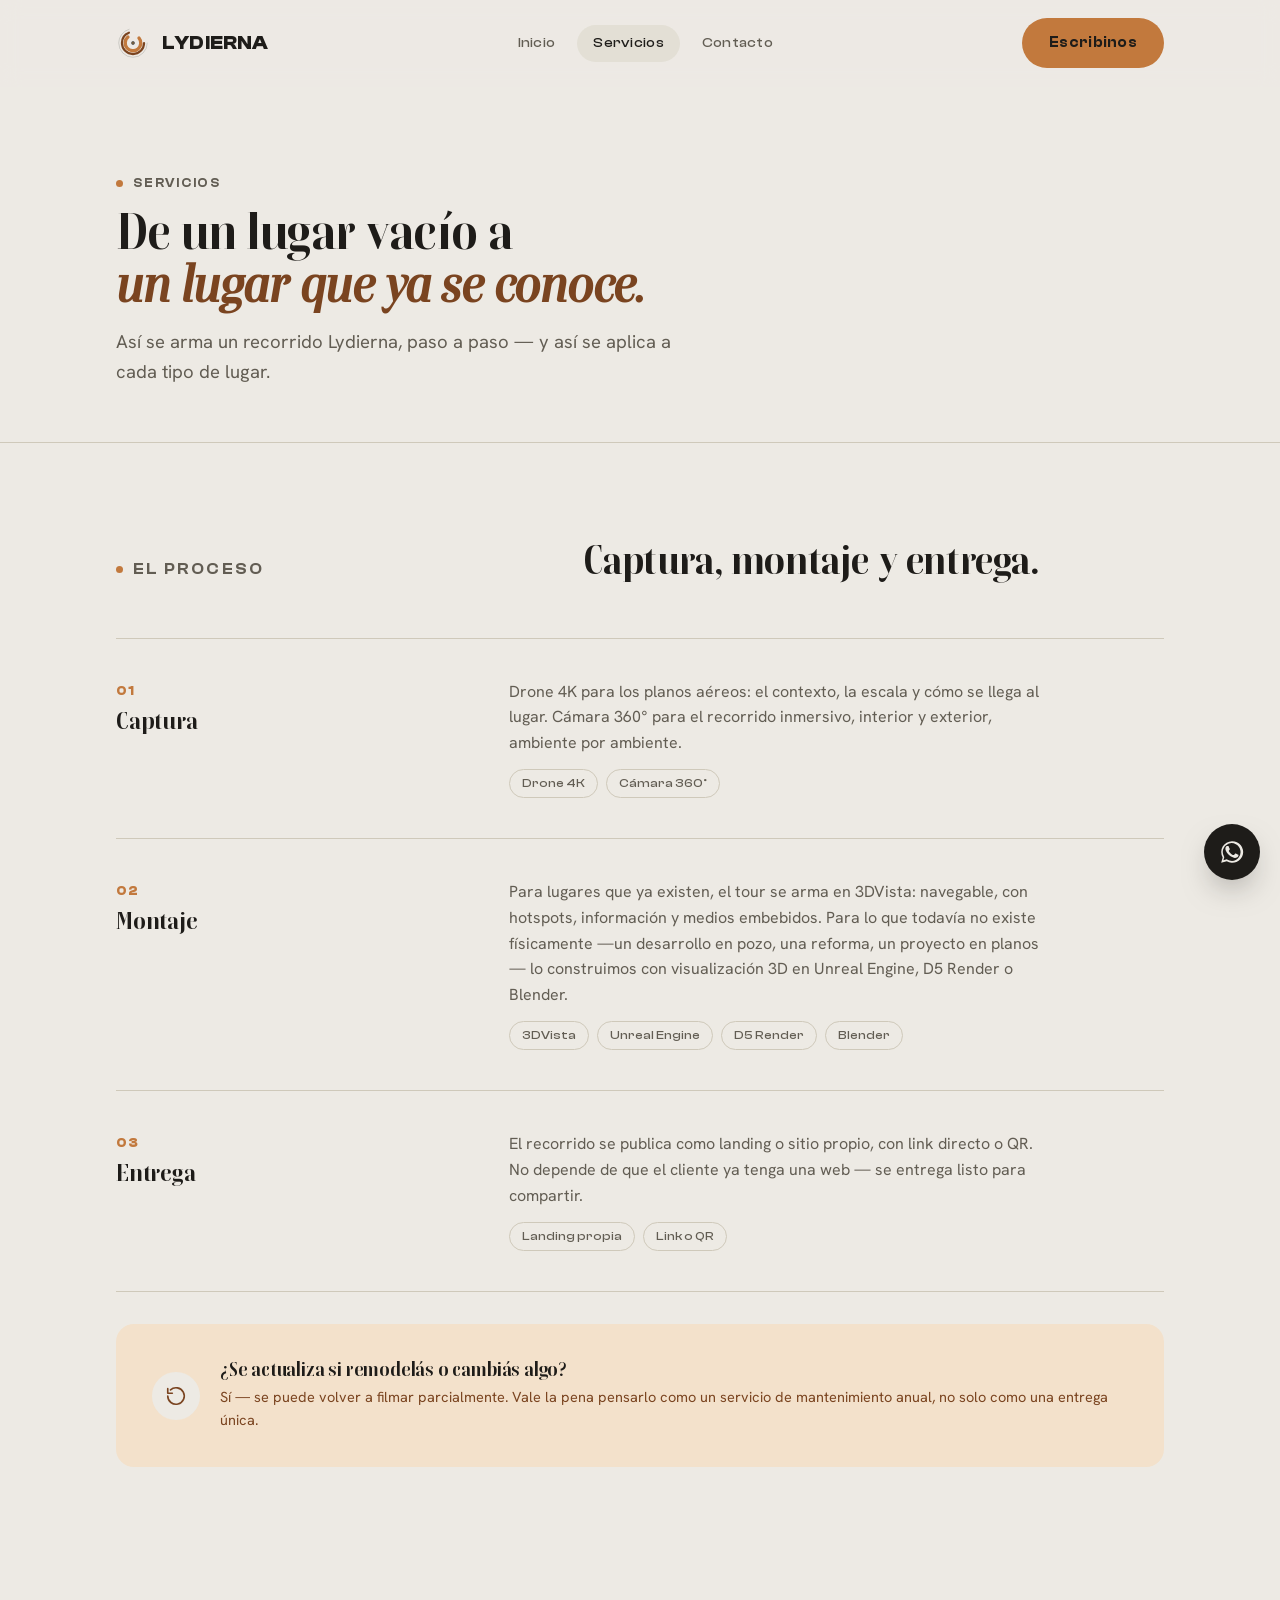
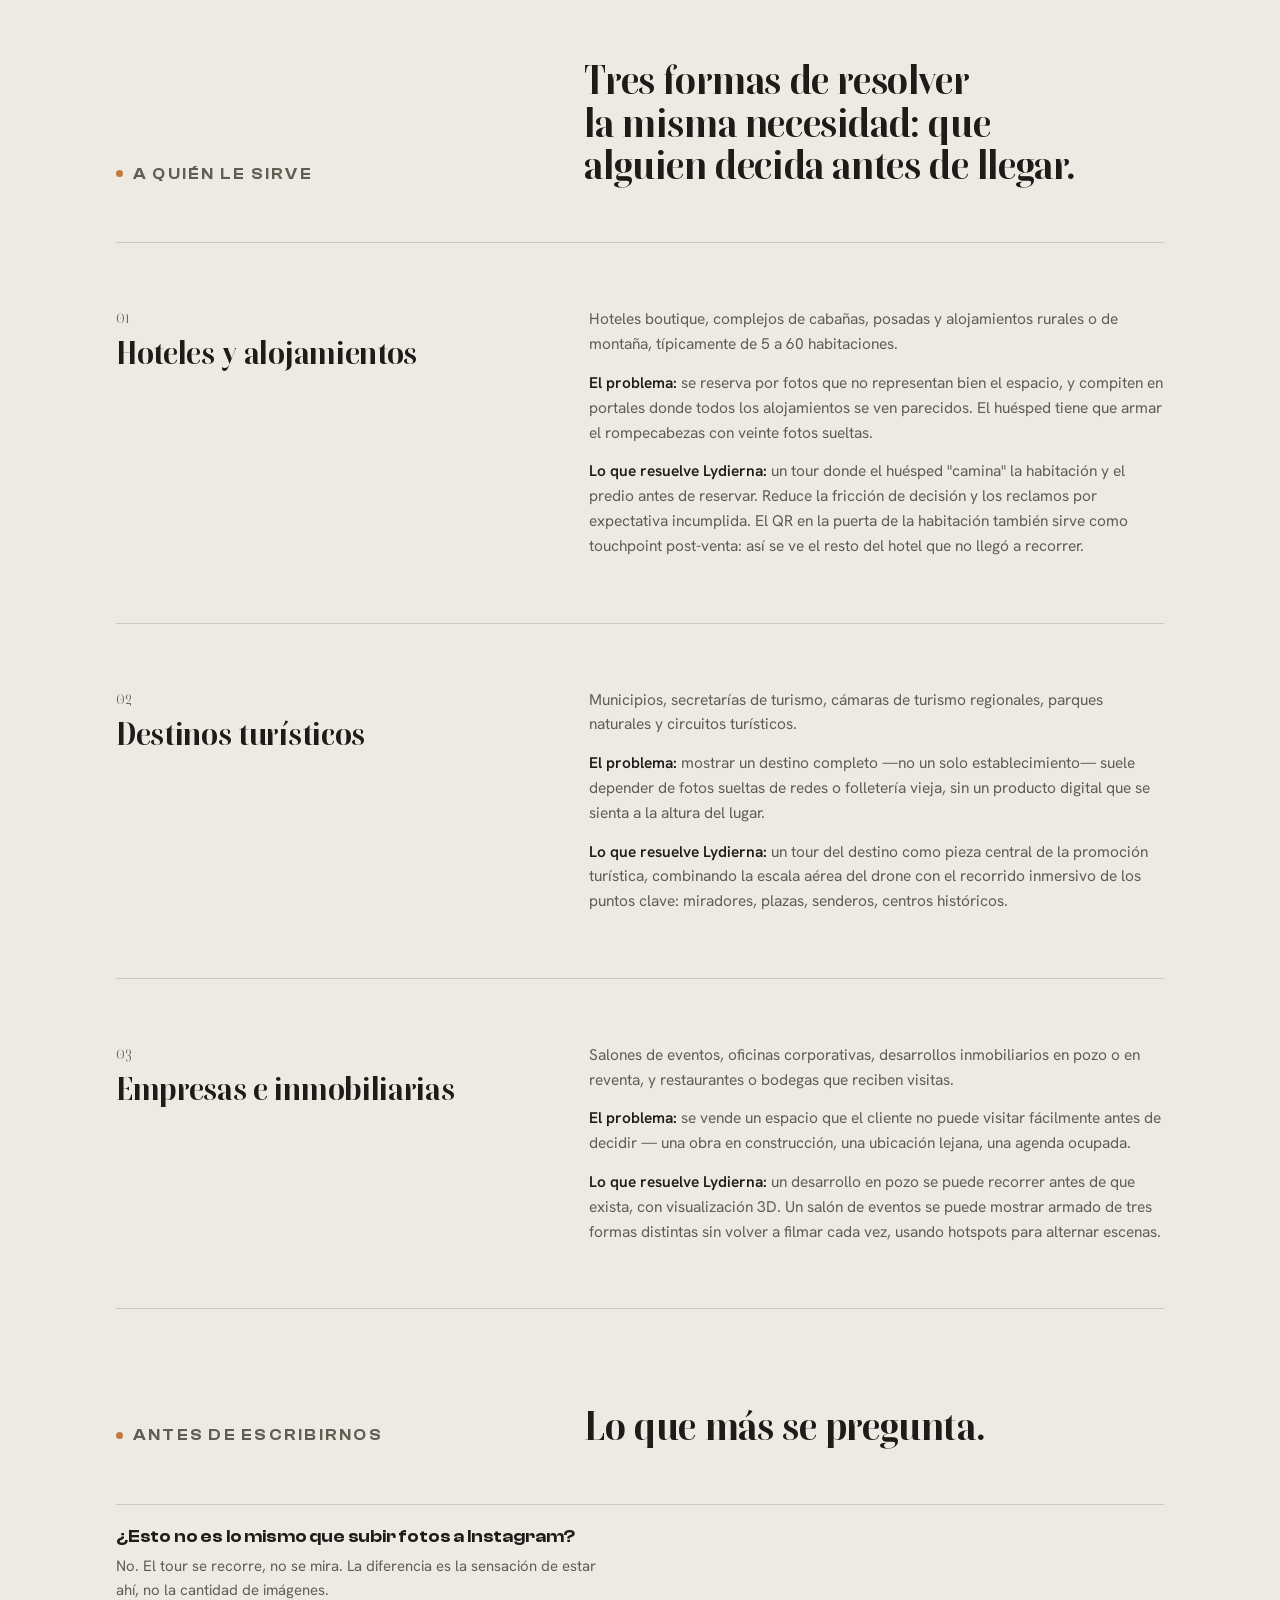
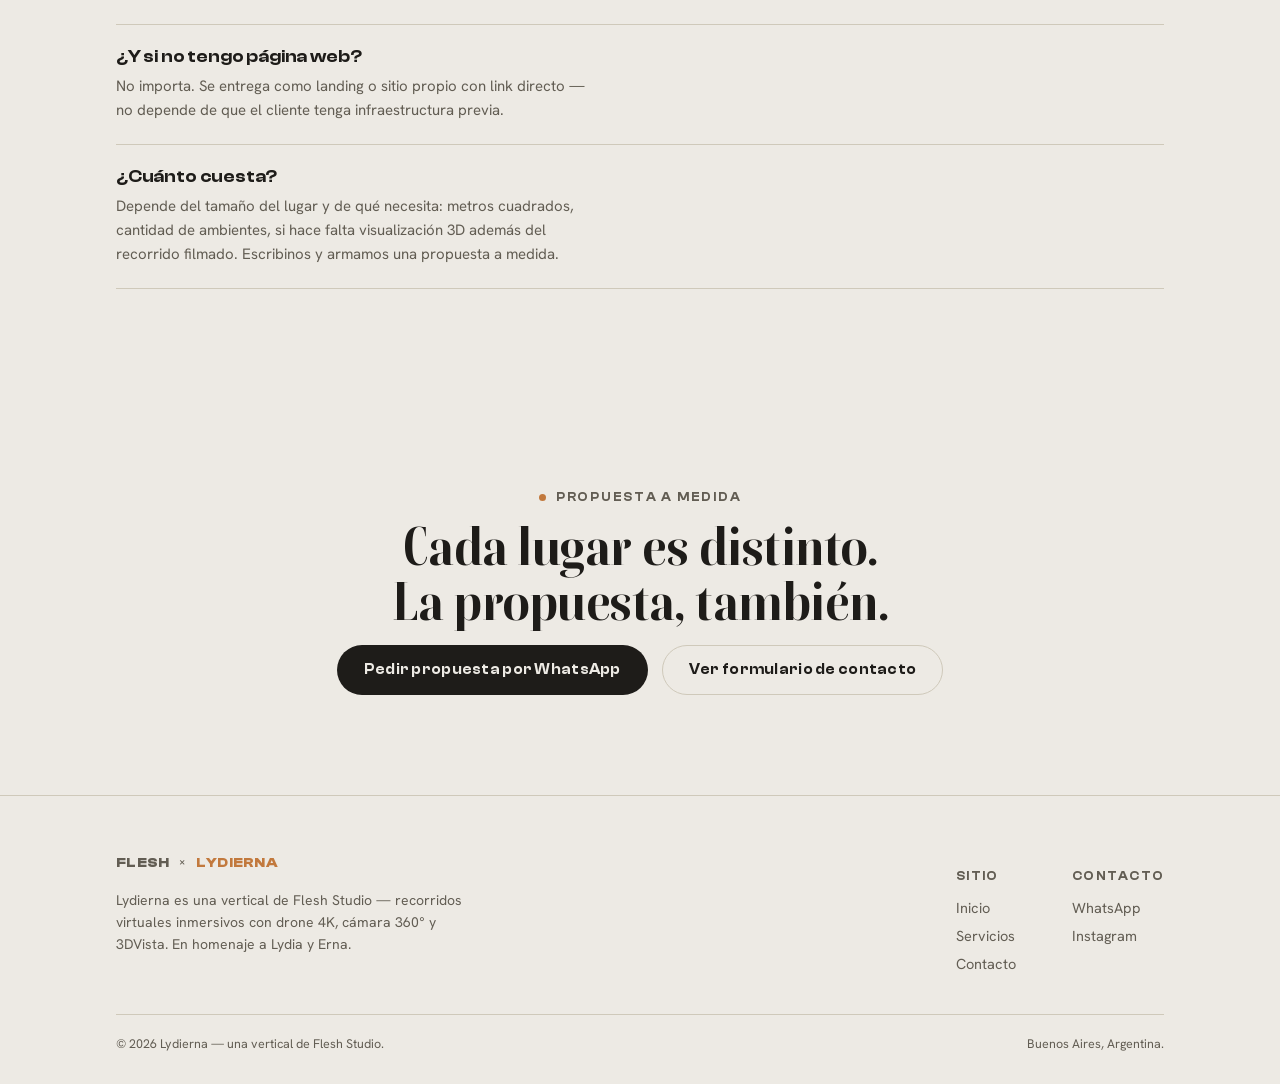
<file: servicios.html>
<!doctype html>
<html lang="es-AR" class="no-js">
<head>
<meta charset="UTF-8">
<meta name="viewport" content="width=device-width, initial-scale=1">
<title>Servicios — Lydierna | Recorridos virtuales inmersivos</title>
<meta name="description" content="Cómo Lydierna filma y monta un recorrido virtual: drone 4K, cámara 360°, 3DVista, Unreal Engine, D5 Render y Blender. Para hoteles, destinos turísticos, empresas e inmobiliarias.">
<link rel="canonical" href="https://lydierna.com/servicios.html">

<meta property="og:type" content="website">
<meta property="og:title" content="Servicios — Lydierna">
<meta property="og:description" content="Drone 4K, cámara 360°, 3DVista y visualización 3D para hoteles, destinos turísticos y empresas.">
<meta property="og:image" content="img-og-image.jpg">
<meta property="og:url" content="https://lydierna.com/servicios.html">
<meta name="twitter:card" content="summary_large_image">

<link rel="icon" href="img-favicon.ico" sizes="any">
<link rel="icon" type="image/png" href="img-favicon-32.png" sizes="32x32">
<link rel="apple-touch-icon" href="img-apple-touch-icon.png">
<meta name="theme-color" content="#EDEAE4">

<link rel="preconnect" href="https://fonts.googleapis.com">
<link rel="preconnect" href="https://fonts.gstatic.com" crossorigin>
<link rel="stylesheet" href="https://fonts.googleapis.com/css2?family=Hanken+Grotesk:wght@400;500;600;700&display=swap">
<link rel="stylesheet" href="styles.css?v=20260824">
</head>
<body>

<header class="site-header">
  <div class="wrap">
    <a class="brand" href="index.html" aria-label="Lydierna — inicio">
      <svg viewBox="0 0 400 400" aria-hidden="true">
        <circle cx="200" cy="200" r="168" fill="none" stroke="#1E1C19" stroke-width="6" stroke-dasharray="740 320" stroke-linecap="round" opacity="0.3"/>
        <circle cx="200" cy="200" r="130" fill="none" stroke="#7A4420" stroke-width="26" stroke-dasharray="560 260" stroke-linecap="round"/>
        <circle cx="200" cy="200" r="92" fill="none" stroke="#C2793D" stroke-width="40" stroke-dasharray="430 148" stroke-linecap="round" transform="rotate(-40 200 200)"/>
        <circle cx="200" cy="200" r="20" fill="#1E1C19"/>
        <circle cx="200" cy="200" r="9" fill="#F2C077"/>
      </svg>
      <span class="word">LYDIERNA</span>
    </a>

    <nav class="main-nav" id="main-nav">
      <a href="index.html">Inicio</a>
      <a href="servicios.html">Servicios</a>
      <a href="contacto.html">Contacto</a>
      <a class="btn btn-copper only-mobile" href="contacto.html">Pedí tu recorrido</a>
    </nav>

    <div class="header-actions">
      <a class="btn btn-copper header-only only-desktop" href="https://wa.me/5492944152161?text=Hola%21%20Vi%20los%20servicios%20de%20Lydierna%20y%20quiero%20una%20propuesta%20a%20medida." target="_blank" rel="noopener">
        Escribinos
      </a>
      <button class="nav-toggle" aria-label="Abrir menú" aria-expanded="false" aria-controls="main-nav">
        <span></span>
      </button>
    </div>
  </div>
</header>

<main id="main">

  <!-- ---------- HERO ---------- -->
  <section class="page-hero">
    <div class="wrap">
      <p class="kicker">Servicios</p>
      <h1>De un lugar vacío a<br><em>un lugar que ya se conoce.</em></h1>
      <p class="lead">Así se arma un recorrido Lydierna, paso a paso — y así se aplica a cada tipo de lugar.</p>
    </div>
  </section>

  <!-- ---------- PROCESO DETALLADO ---------- -->
  <section id="proceso">
    <div class="wrap">
      <div class="section-head reveal">
        <p class="kicker" style="margin-bottom:0;">El proceso</p>
        <div><h2>Captura, montaje y entrega.</h2></div>
      </div>

      <div class="process-detail">
        <div class="process-row reveal">
          <div>
            <span class="tag">01</span>
            <h3>Captura</h3>
          </div>
          <div>
            <p>Drone 4K para los planos aéreos: el contexto, la escala y cómo se llega al lugar. Cámara 360° para el recorrido inmersivo, interior y exterior, ambiente por ambiente.</p>
            <div class="tools"><span>Drone 4K</span><span>Cámara 360°</span></div>
          </div>
        </div>

        <div class="process-row reveal">
          <div>
            <span class="tag">02</span>
            <h3>Montaje</h3>
          </div>
          <div>
            <p>Para lugares que ya existen, el tour se arma en 3DVista: navegable, con hotspots, información y medios embebidos. Para lo que todavía no existe físicamente —un desarrollo en pozo, una reforma, un proyecto en planos— lo construimos con visualización 3D en Unreal Engine, D5 Render o Blender.</p>
            <div class="tools"><span>3DVista</span><span>Unreal Engine</span><span>D5 Render</span><span>Blender</span></div>
          </div>
        </div>

        <div class="process-row reveal">
          <div>
            <span class="tag">03</span>
            <h3>Entrega</h3>
          </div>
          <div>
            <p>El recorrido se publica como landing o sitio propio, con link directo o QR. No depende de que el cliente ya tenga una web — se entrega listo para compartir.</p>
            <div class="tools"><span>Landing propia</span><span>Link o QR</span></div>
          </div>
        </div>
      </div>

      <div class="callout reveal" style="margin-top:32px;">
        <span class="icon" aria-hidden="true">
          <svg viewBox="0 0 24 24" fill="none" stroke="currentColor" stroke-width="1.8" stroke-linecap="round" stroke-linejoin="round"><path d="M3 12a9 9 0 1 0 3-6.7"/><path d="M3 4v5h5"/></svg>
        </span>
        <div>
          <h3>¿Se actualiza si remodelás o cambiás algo?</h3>
          <p>Sí — se puede volver a filmar parcialmente. Vale la pena pensarlo como un servicio de mantenimiento anual, no solo como una entrega única.</p>
        </div>
      </div>
    </div>
  </section>

  <!-- ---------- SEGMENTOS DETALLADOS ---------- -->
  <section id="segmentos" style="padding-bottom:0;">
    <div class="wrap">
      <div class="section-head reveal">
        <p class="kicker" style="margin-bottom:0;">A quién le sirve</p>
        <div><h2>Tres formas de resolver la misma necesidad: que alguien decida antes de llegar.</h2></div>
      </div>
    </div>

    <div class="wrap">
      <div id="hoteles" class="segment-detail reveal">
        <div class="grid">
          <div>
            <span class="num">01</span>
            <h3>Hoteles y alojamientos</h3>
          </div>
          <div class="col">
            <p>Hoteles boutique, complejos de cabañas, posadas y alojamientos rurales o de montaña, típicamente de 5 a 60 habitaciones.</p>
            <p><strong>El problema:</strong> se reserva por fotos que no representan bien el espacio, y compiten en portales donde todos los alojamientos se ven parecidos. El huésped tiene que armar el rompecabezas con veinte fotos sueltas.</p>
            <p><strong>Lo que resuelve Lydierna:</strong> un tour donde el huésped "camina" la habitación y el predio antes de reservar. Reduce la fricción de decisión y los reclamos por expectativa incumplida. El QR en la puerta de la habitación también sirve como touchpoint post-venta: así se ve el resto del hotel que no llegó a recorrer.</p>
          </div>
        </div>
      </div>

      <div id="destinos" class="segment-detail reveal">
        <div class="grid">
          <div>
            <span class="num">02</span>
            <h3>Destinos turísticos</h3>
          </div>
          <div class="col">
            <p>Municipios, secretarías de turismo, cámaras de turismo regionales, parques naturales y circuitos turísticos.</p>
            <p><strong>El problema:</strong> mostrar un destino completo —no un solo establecimiento— suele depender de fotos sueltas de redes o folletería vieja, sin un producto digital que se sienta a la altura del lugar.</p>
            <p><strong>Lo que resuelve Lydierna:</strong> un tour del destino como pieza central de la promoción turística, combinando la escala aérea del drone con el recorrido inmersivo de los puntos clave: miradores, plazas, senderos, centros históricos.</p>
          </div>
        </div>
      </div>

      <div id="empresas" class="segment-detail reveal">
        <div class="grid">
          <div>
            <span class="num">03</span>
            <h3>Empresas e inmobiliarias</h3>
          </div>
          <div class="col">
            <p>Salones de eventos, oficinas corporativas, desarrollos inmobiliarios en pozo o en reventa, y restaurantes o bodegas que reciben visitas.</p>
            <p><strong>El problema:</strong> se vende un espacio que el cliente no puede visitar fácilmente antes de decidir — una obra en construcción, una ubicación lejana, una agenda ocupada.</p>
            <p><strong>Lo que resuelve Lydierna:</strong> un desarrollo en pozo se puede recorrer antes de que exista, con visualización 3D. Un salón de eventos se puede mostrar armado de tres formas distintas sin volver a filmar cada vez, usando hotspots para alternar escenas.</p>
          </div>
        </div>
      </div>
    </div>
  </section>

  <!-- ---------- OBJECIONES ---------- -->
  <section id="preguntas">
    <div class="wrap">
      <div class="section-head reveal">
        <p class="kicker" style="margin-bottom:0;">Antes de escribirnos</p>
        <div><h2>Lo que más se pregunta.</h2></div>
      </div>

      <div class="faq reveal">
        <div class="faq-item">
          <h3>¿Esto no es lo mismo que subir fotos a Instagram?</h3>
          <p>No. El tour se recorre, no se mira. La diferencia es la sensación de estar ahí, no la cantidad de imágenes.</p>
        </div>
        <div class="faq-item">
          <h3>¿Y si no tengo página web?</h3>
          <p>No importa. Se entrega como landing o sitio propio con link directo — no depende de que el cliente tenga infraestructura previa.</p>
        </div>
        <div class="faq-item">
          <h3>¿Cuánto cuesta?</h3>
          <p>Depende del tamaño del lugar y de qué necesita: metros cuadrados, cantidad de ambientes, si hace falta visualización 3D además del recorrido filmado. Escribinos y armamos una propuesta a medida.</p>
        </div>
      </div>
    </div>
  </section>

  <!-- ---------- CTA FINAL ---------- -->
  <section class="cta-band">
    <div class="wrap">
      <p class="kicker" style="justify-content:center;">Propuesta a medida</p>
      <h2 class="reveal">Cada lugar es distinto.<br>La propuesta, también.</h2>
      <div class="btn-row">
        <a class="btn btn-primary" href="https://wa.me/5492944152161?text=Hola%21%20Vi%20los%20servicios%20de%20Lydierna%20y%20quiero%20una%20propuesta%20a%20medida." target="_blank" rel="noopener">
          Pedir propuesta por WhatsApp
        </a>
        <a class="btn btn-outline" href="contacto.html">Ver formulario de contacto</a>
      </div>
    </div>
  </section>

</main>

<footer>
  <div class="wrap">
    <div class="footer-top">
      <div class="footer-brand">
        <p class="rel-line"><span>FLESH</span><span class="rel-x">×</span><span class="rel-copper">LYDIERNA</span></p>
        <p>Lydierna es una vertical de Flesh Studio — recorridos virtuales inmersivos con drone 4K, cámara 360° y 3DVista. En homenaje a Lydia y Erna.</p>
      </div>
      <div class="footer-cols">
        <div class="footer-col">
          <h4>Sitio</h4>
          <a href="index.html">Inicio</a>
          <a href="servicios.html">Servicios</a>
          <a href="contacto.html">Contacto</a>
        </div>
        <div class="footer-col">
          <h4>Contacto</h4>
          <a href="https://wa.me/5492944152161" target="_blank" rel="noopener">WhatsApp</a>
          <a href="https://instagram.com/lydierna" target="_blank" rel="noopener">Instagram</a>
        </div>
      </div>
    </div>
    <div class="footer-bottom">
      <span>© <span data-year>2026</span> Lydierna — una vertical de Flesh Studio.</span>
      <span>Buenos Aires, Argentina.</span>
    </div>
  </div>
</footer>

<a class="wa-float" href="https://wa.me/5492944152161?text=Hola%21%20Quiero%20m%C3%A1s%20informaci%C3%B3n%20sobre%20Lydierna." target="_blank" rel="noopener" aria-label="Escribir por WhatsApp">
  <svg viewBox="0 0 24 24" fill="currentColor"><path d="M17.5 14.4c-.3-.1-1.7-.9-2-1-.3-.1-.5-.1-.7.1-.2.3-.8 1-1 1.2-.2.2-.4.2-.6.1-.3-.1-1.3-.5-2.4-1.5-.9-.8-1.5-1.8-1.7-2.1-.2-.3 0-.5.1-.6.1-.1.3-.4.4-.5.1-.2.2-.3.3-.5.1-.2 0-.4 0-.5 0-.1-.7-1.6-.9-2.2-.2-.5-.5-.5-.7-.5h-.6c-.2 0-.5.1-.8.4-.3.3-1 1-1 2.4s1.1 2.8 1.2 3c.1.2 2.1 3.2 5.1 4.5.7.3 1.3.5 1.7.6.7.2 1.4.2 1.9.1.6-.1 1.7-.7 2-1.4.2-.7.2-1.2.2-1.4-.1-.1-.3-.2-.6-.3z"/><path d="M12 2a10 10 0 0 0-8.6 15L2 22l5.2-1.4A10 10 0 1 0 12 2zm0 18.2c-1.6 0-3.1-.4-4.5-1.2l-.3-.2-3.1.8.8-3-.2-.3A8.2 8.2 0 1 1 12 20.2z"/></svg>
</a>

<script defer src="main.js?v=20260824"></script>
</body>
</html>
</file>
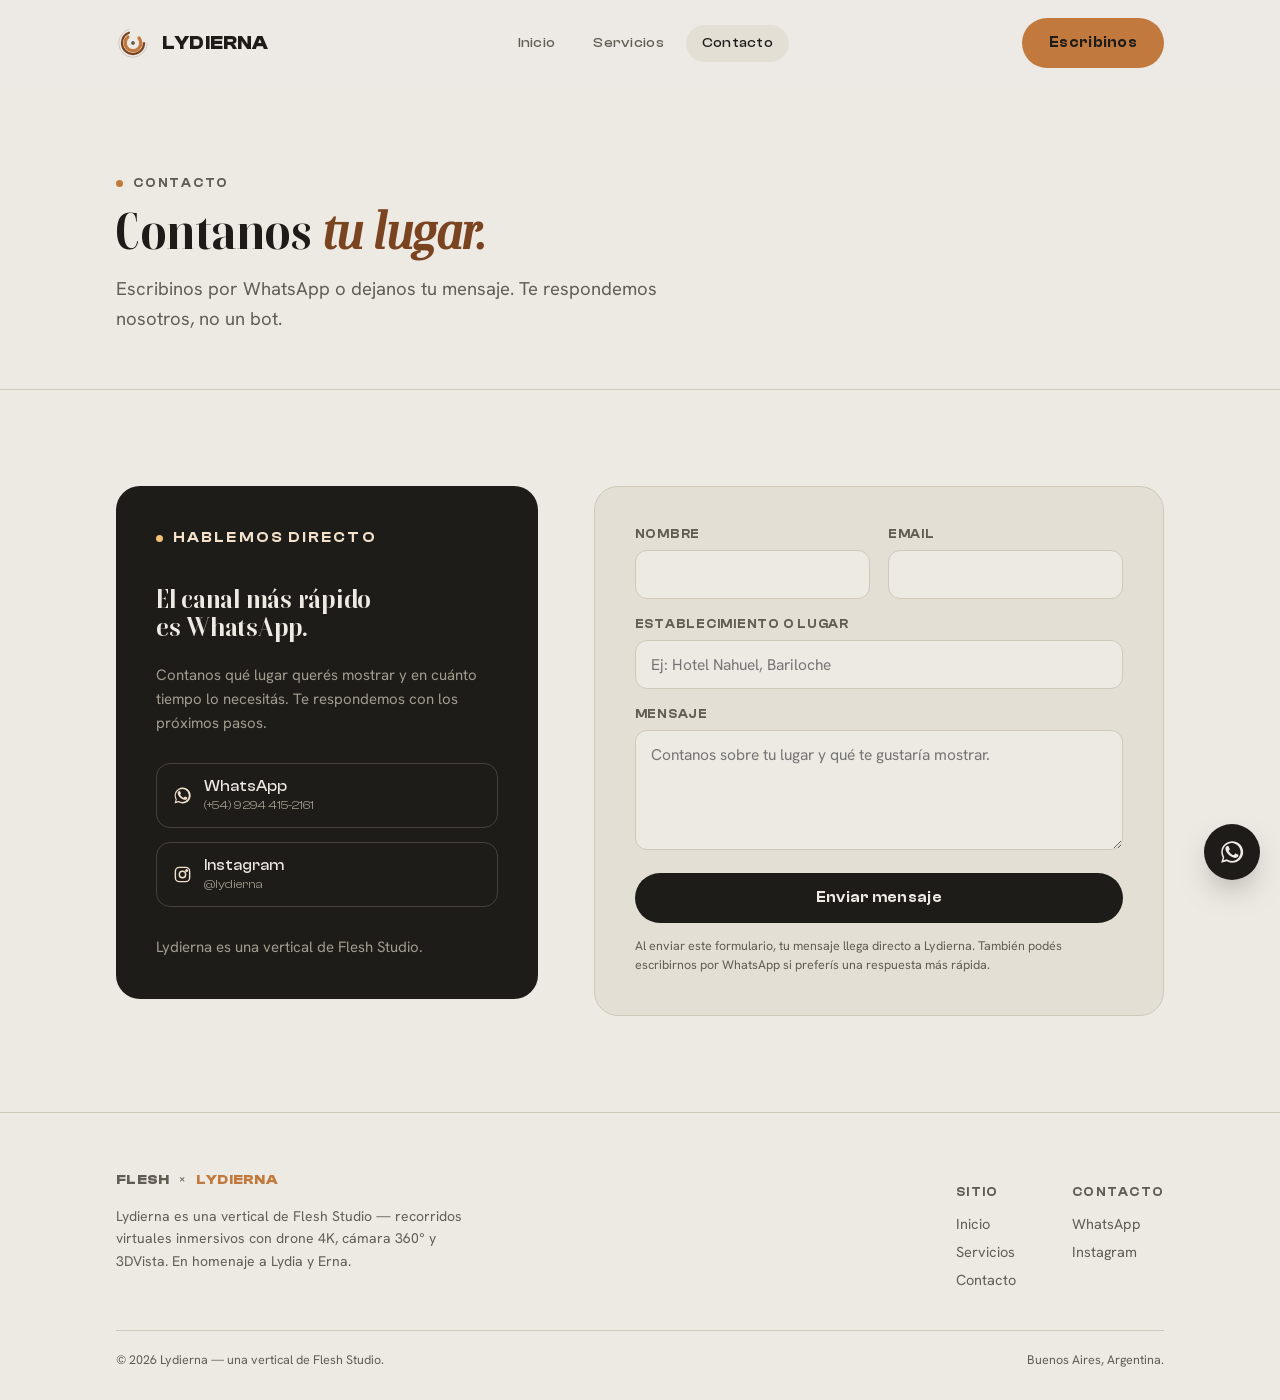
<file: lydierna-web/contacto.html>
<!doctype html>
<html lang="es-AR" class="no-js">
<head>
<meta charset="UTF-8">
<meta name="viewport" content="width=device-width, initial-scale=1">
<title>Contacto — Lydierna | Recorridos virtuales inmersivos</title>
<meta name="description" content="Escribinos por WhatsApp o dejanos tu mensaje. Contanos tu lugar y armamos una propuesta a medida — Lydierna, una vertical de Flesh Studio.">
<link rel="canonical" href="https://lydierna.com/contacto.html">

<meta property="og:type" content="website">
<meta property="og:title" content="Contacto — Lydierna">
<meta property="og:description" content="Contanos tu lugar y armamos una propuesta a medida.">
<meta property="og:image" content="assets/img/og-image.jpg">
<meta property="og:url" content="https://lydierna.com/contacto.html">
<meta name="twitter:card" content="summary_large_image">

<link rel="icon" href="assets/img/favicon.ico" sizes="any">
<link rel="icon" type="image/png" href="assets/img/favicon-32.png" sizes="32x32">
<link rel="apple-touch-icon" href="assets/img/apple-touch-icon.png">
<meta name="theme-color" content="#EDEAE4">

<link rel="preconnect" href="https://fonts.googleapis.com">
<link rel="preconnect" href="https://fonts.gstatic.com" crossorigin>
<link rel="stylesheet" href="https://fonts.googleapis.com/css2?family=Hanken+Grotesk:wght@400;500;600;700&display=swap">
<link rel="stylesheet" href="styles.css?v=20260824">
</head>
<body>

<header class="site-header">
  <div class="wrap">
    <a class="brand" href="index.html" aria-label="Lydierna — inicio">
      <svg viewBox="0 0 400 400" aria-hidden="true">
        <circle cx="200" cy="200" r="168" fill="none" stroke="#1E1C19" stroke-width="6" stroke-dasharray="740 320" stroke-linecap="round" opacity="0.3"/>
        <circle cx="200" cy="200" r="130" fill="none" stroke="#7A4420" stroke-width="26" stroke-dasharray="560 260" stroke-linecap="round"/>
        <circle cx="200" cy="200" r="92" fill="none" stroke="#C2793D" stroke-width="40" stroke-dasharray="430 148" stroke-linecap="round" transform="rotate(-40 200 200)"/>
        <circle cx="200" cy="200" r="20" fill="#1E1C19"/>
        <circle cx="200" cy="200" r="9" fill="#F2C077"/>
      </svg>
      <span class="word">LYDIERNA</span>
    </a>

    <nav class="main-nav" id="main-nav">
      <a href="index.html">Inicio</a>
      <a href="servicios.html">Servicios</a>
      <a href="contacto.html">Contacto</a>
    </nav>

    <div class="header-actions">
      <a class="btn btn-copper header-only only-desktop" href="https://wa.me/5492944152161?text=Hola%21%20Quiero%20contarles%20sobre%20mi%20lugar%20para%20un%20recorrido%20virtual." target="_blank" rel="noopener">
        Escribinos
      </a>
      <button class="nav-toggle" aria-label="Abrir menú" aria-expanded="false" aria-controls="main-nav">
        <span></span>
      </button>
    </div>
  </div>
</header>

<main id="main">

  <!-- ---------- HERO ---------- -->
  <section class="page-hero">
    <div class="wrap">
      <p class="kicker">Contacto</p>
      <h1>Contanos <em>tu lugar.</em></h1>
      <p class="lead">Escribinos por WhatsApp o dejanos tu mensaje. Te respondemos nosotros, no un bot.</p>
    </div>
  </section>

  <!-- ---------- CONTACTO ---------- -->
  <section>
    <div class="wrap">
      <div class="contact-grid">

        <div class="contact-card reveal">
          <p class="kicker">Hablemos directo</p>
          <h3>El canal más rápido es WhatsApp.</h3>
          <p>Contanos qué lugar querés mostrar y en cuánto tiempo lo necesitás. Te respondemos con los próximos pasos.</p>

          <div class="contact-list">
            <a href="https://wa.me/5492944152161?text=Hola%21%20Quiero%20contarles%20sobre%20mi%20lugar%20para%20un%20recorrido%20virtual." target="_blank" rel="noopener">
              <svg viewBox="0 0 24 24" fill="currentColor"><path d="M17.5 14.4c-.3-.1-1.7-.9-2-1-.3-.1-.5-.1-.7.1-.2.3-.8 1-1 1.2-.2.2-.4.2-.6.1-.3-.1-1.3-.5-2.4-1.5-.9-.8-1.5-1.8-1.7-2.1-.2-.3 0-.5.1-.6.1-.1.3-.4.4-.5.1-.2.2-.3.3-.5.1-.2 0-.4 0-.5 0-.1-.7-1.6-.9-2.2-.2-.5-.5-.5-.7-.5h-.6c-.2 0-.5.1-.8.4-.3.3-1 1-1 2.4s1.1 2.8 1.2 3c.1.2 2.1 3.2 5.1 4.5.7.3 1.3.5 1.7.6.7.2 1.4.2 1.9.1.6-.1 1.7-.7 2-1.4.2-.7.2-1.2.2-1.4-.1-.1-.3-.2-.6-.3z"/><path d="M12 2a10 10 0 0 0-8.6 15L2 22l5.2-1.4A10 10 0 1 0 12 2zm0 18.2c-1.6 0-3.1-.4-4.5-1.2l-.3-.2-3.1.8.8-3-.2-.3A8.2 8.2 0 1 1 12 20.2z"/></svg>
              <span>WhatsApp<span class="sub">(+54) 9 294 415-2161</span></span>
            </a>
            <a href="https://instagram.com/lydierna" target="_blank" rel="noopener">
              <svg viewBox="0 0 24 24" fill="none" stroke="currentColor" stroke-width="1.8"><rect x="3" y="3" width="18" height="18" rx="5"/><circle cx="12" cy="12" r="4"/><circle cx="17.2" cy="6.8" r="1"/></svg>
              <span>Instagram<span class="sub">@lydierna</span></span>
            </a>
          </div>

          <p style="margin-top:6px;">Lydierna es una vertical de Flesh Studio.</p>
        </div>

        <form id="contact-form" class="contact-form reveal" action="https://formspree.io/f/TU_ID_DE_FORMSPREE" method="POST">
          <div class="form-row">
            <div class="field">
              <label for="nombre">Nombre</label>
              <input type="text" id="nombre" name="nombre" required autocomplete="name">
            </div>
            <div class="field">
              <label for="email">Email</label>
              <input type="email" id="email" name="email" required autocomplete="email">
            </div>
          </div>
          <div class="field">
            <label for="lugar">Establecimiento o lugar</label>
            <input type="text" id="lugar" name="lugar" placeholder="Ej: Hotel Nahuel, Bariloche">
          </div>
          <div class="field">
            <label for="mensaje">Mensaje</label>
            <textarea id="mensaje" name="mensaje" required placeholder="Contanos sobre tu lugar y qué te gustaría mostrar."></textarea>
          </div>
          <button class="btn btn-primary" type="submit" style="width:100%; justify-content:center;">
            Enviar mensaje
          </button>
          <p class="form-status" role="status" aria-live="polite"></p>
          <p class="form-note">Al enviar este formulario, tu mensaje llega directo a Lydierna. También podés escribirnos por WhatsApp si preferís una respuesta más rápida.</p>
        </form>

      </div>
    </div>
  </section>

</main>

<footer>
  <div class="wrap">
    <div class="footer-top">
      <div class="footer-brand">
        <p class="rel-line"><span>FLESH</span><span class="rel-x">×</span><span class="rel-copper">LYDIERNA</span></p>
        <p>Lydierna es una vertical de Flesh Studio — recorridos virtuales inmersivos con drone 4K, cámara 360° y 3DVista. En homenaje a Lydia y Erna.</p>
      </div>
      <div class="footer-cols">
        <div class="footer-col">
          <h4>Sitio</h4>
          <a href="index.html">Inicio</a>
          <a href="servicios.html">Servicios</a>
          <a href="contacto.html">Contacto</a>
        </div>
        <div class="footer-col">
          <h4>Contacto</h4>
          <a href="https://wa.me/5492944152161" target="_blank" rel="noopener">WhatsApp</a>
          <a href="https://instagram.com/lydierna" target="_blank" rel="noopener">Instagram</a>
        </div>
      </div>
    </div>
    <div class="footer-bottom">
      <span>© <span data-year>2026</span> Lydierna — una vertical de Flesh Studio.</span>
      <span>Buenos Aires, Argentina.</span>
    </div>
  </div>
</footer>

<a class="wa-float" href="https://wa.me/5492944152161?text=Hola%21%20Quiero%20m%C3%A1s%20informaci%C3%B3n%20sobre%20Lydierna." target="_blank" rel="noopener" aria-label="Escribir por WhatsApp">
  <svg viewBox="0 0 24 24" fill="currentColor"><path d="M17.5 14.4c-.3-.1-1.7-.9-2-1-.3-.1-.5-.1-.7.1-.2.3-.8 1-1 1.2-.2.2-.4.2-.6.1-.3-.1-1.3-.5-2.4-1.5-.9-.8-1.5-1.8-1.7-2.1-.2-.3 0-.5.1-.6.1-.1.3-.4.4-.5.1-.2.2-.3.3-.5.1-.2 0-.4 0-.5 0-.1-.7-1.6-.9-2.2-.2-.5-.5-.5-.7-.5h-.6c-.2 0-.5.1-.8.4-.3.3-1 1-1 2.4s1.1 2.8 1.2 3c.1.2 2.1 3.2 5.1 4.5.7.3 1.3.5 1.7.6.7.2 1.4.2 1.9.1.6-.1 1.7-.7 2-1.4.2-.7.2-1.2.2-1.4-.1-.1-.3-.2-.6-.3z"/><path d="M12 2a10 10 0 0 0-8.6 15L2 22l5.2-1.4A10 10 0 1 0 12 2zm0 18.2c-1.6 0-3.1-.4-4.5-1.2l-.3-.2-3.1.8.8-3-.2-.3A8.2 8.2 0 1 1 12 20.2z"/></svg>
</a>

<script defer src="main.js?v=20260824"></script>
</body>
</html>
</file>
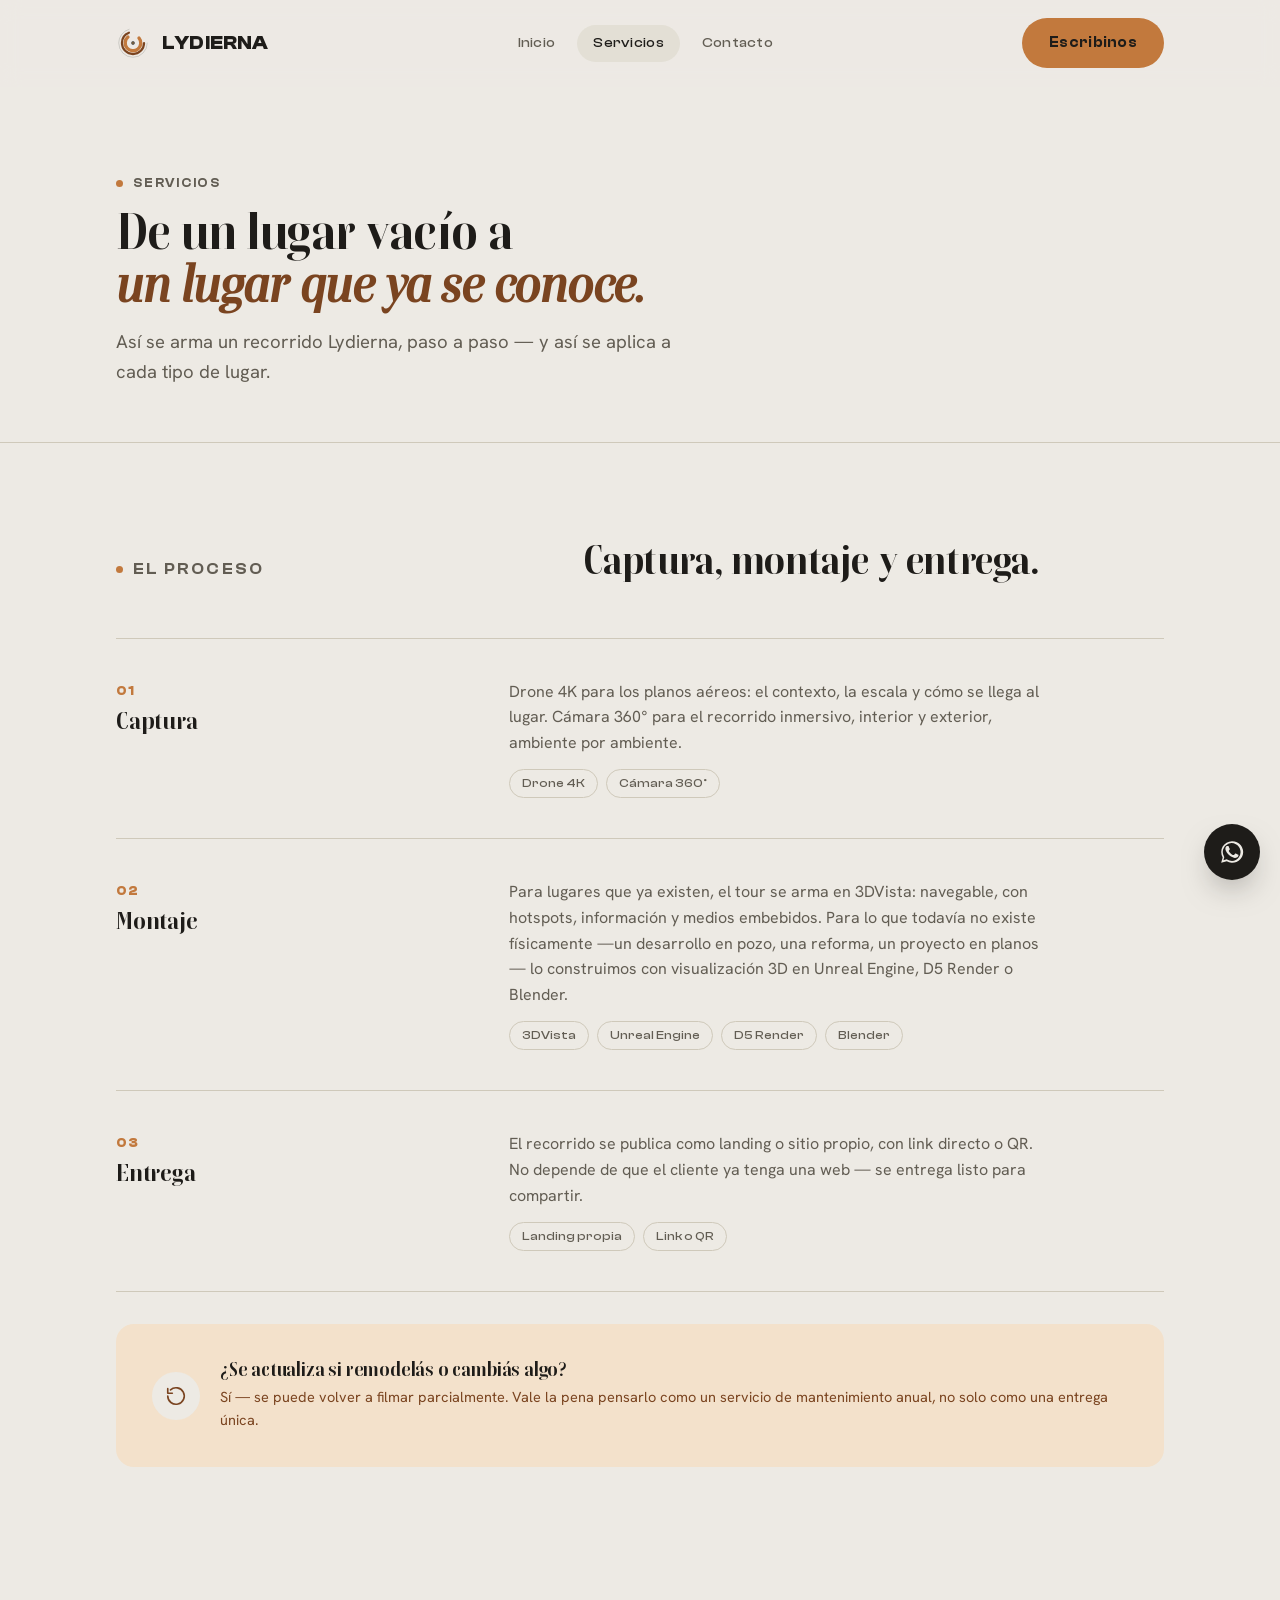
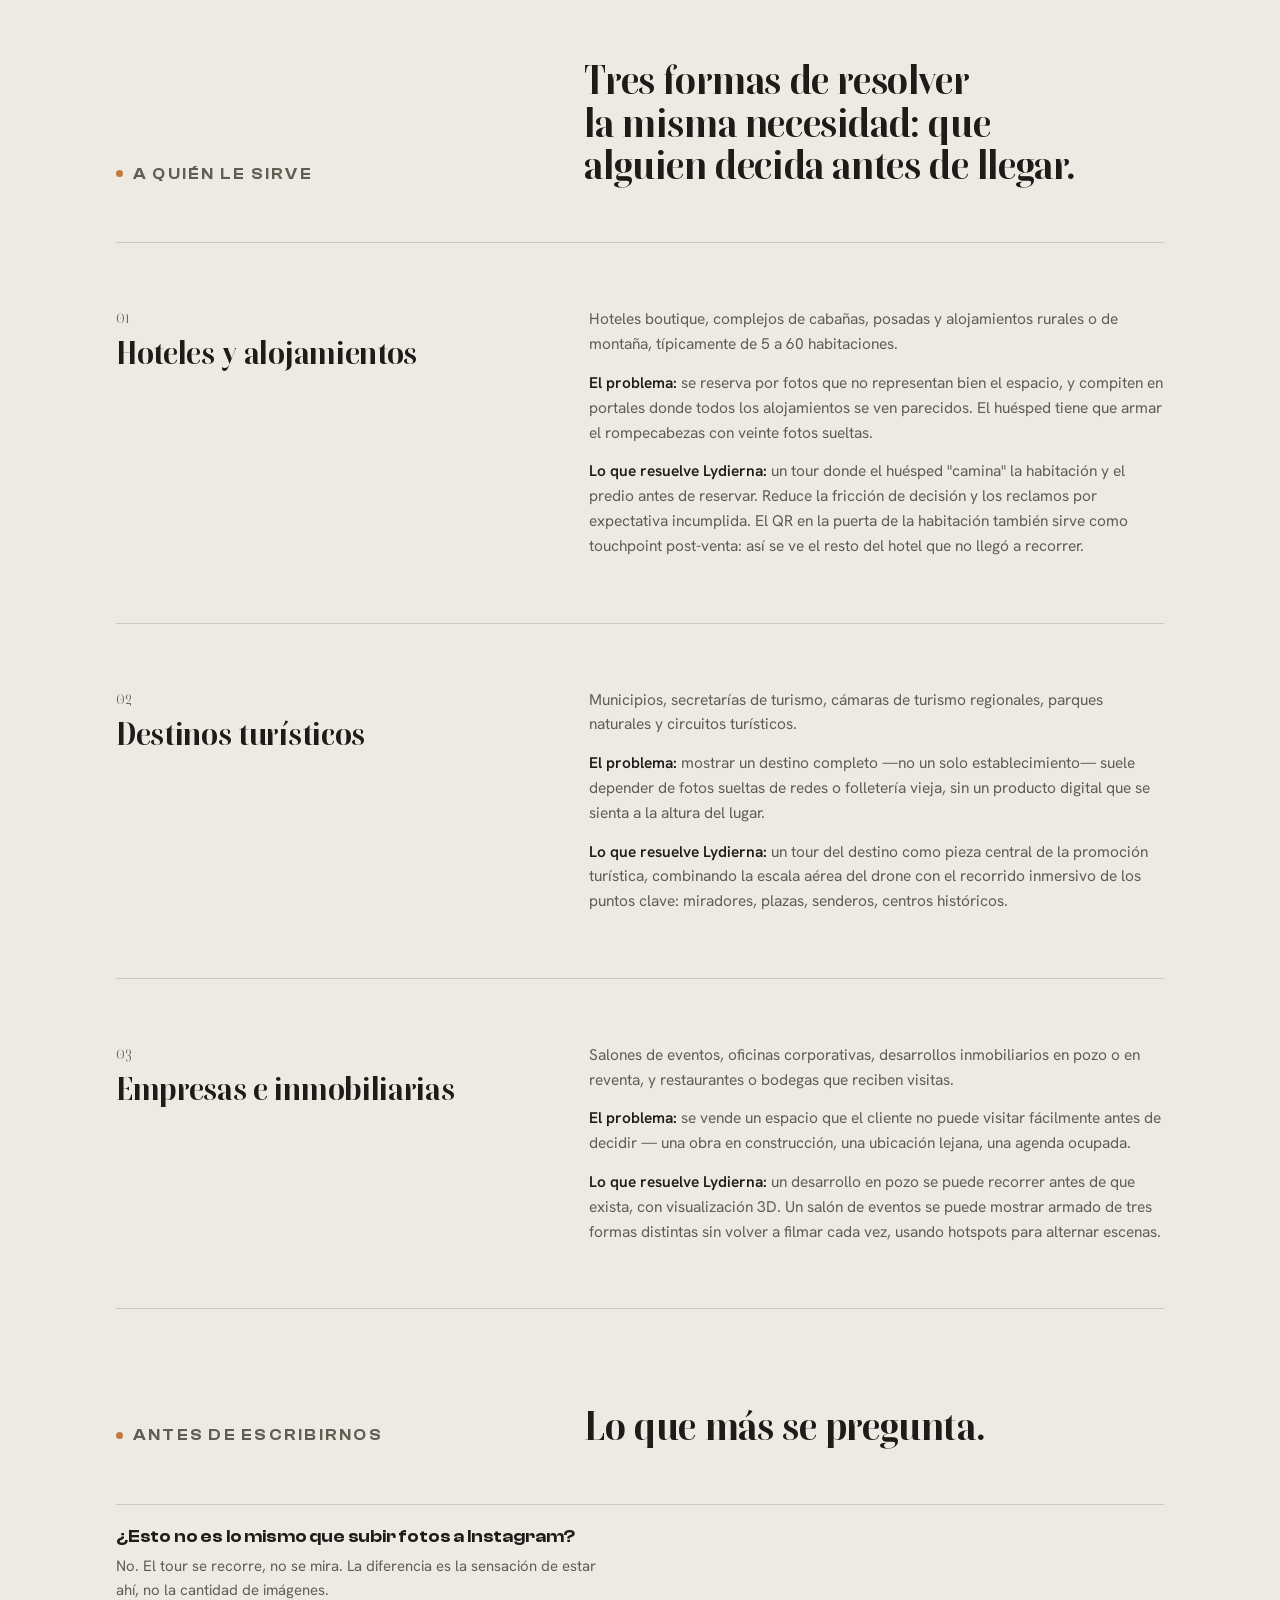
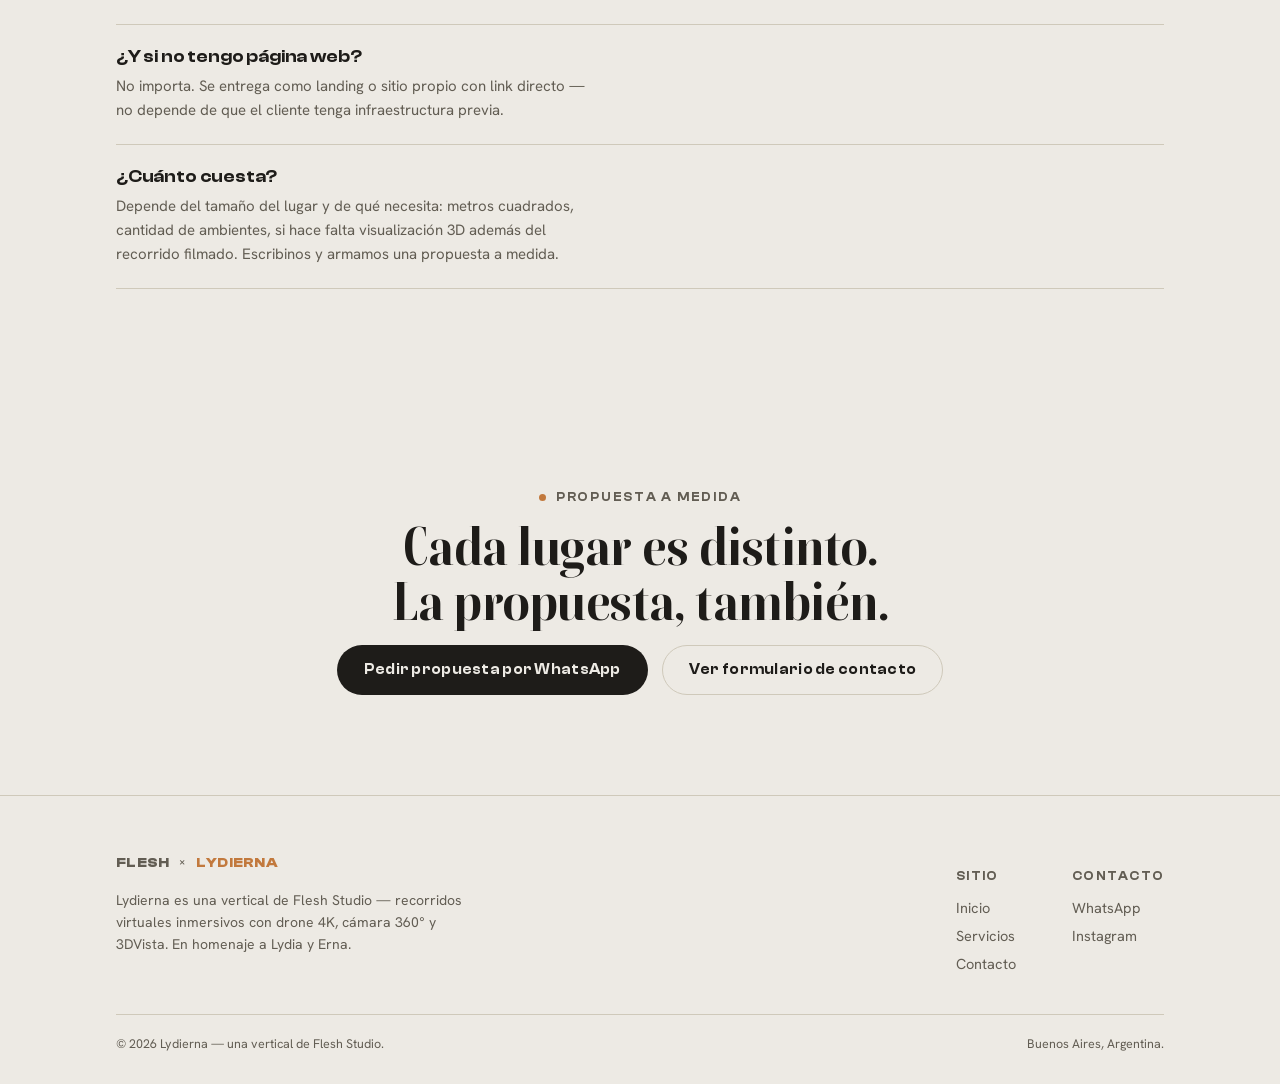
<file: lydierna-web/servicios.html>
<!doctype html>
<html lang="es-AR" class="no-js">
<head>
<meta charset="UTF-8">
<meta name="viewport" content="width=device-width, initial-scale=1">
<title>Servicios — Lydierna | Recorridos virtuales inmersivos</title>
<meta name="description" content="Cómo Lydierna filma y monta un recorrido virtual: drone 4K, cámara 360°, 3DVista, Unreal Engine, D5 Render y Blender. Para hoteles, destinos turísticos, empresas e inmobiliarias.">
<link rel="canonical" href="https://lydierna.com/servicios.html">

<meta property="og:type" content="website">
<meta property="og:title" content="Servicios — Lydierna">
<meta property="og:description" content="Drone 4K, cámara 360°, 3DVista y visualización 3D para hoteles, destinos turísticos y empresas.">
<meta property="og:image" content="assets/img/og-image.jpg">
<meta property="og:url" content="https://lydierna.com/servicios.html">
<meta name="twitter:card" content="summary_large_image">

<link rel="icon" href="assets/img/favicon.ico" sizes="any">
<link rel="icon" type="image/png" href="assets/img/favicon-32.png" sizes="32x32">
<link rel="apple-touch-icon" href="assets/img/apple-touch-icon.png">
<meta name="theme-color" content="#EDEAE4">

<link rel="preconnect" href="https://fonts.googleapis.com">
<link rel="preconnect" href="https://fonts.gstatic.com" crossorigin>
<link rel="stylesheet" href="https://fonts.googleapis.com/css2?family=Hanken+Grotesk:wght@400;500;600;700&display=swap">
<link rel="stylesheet" href="styles.css?v=20260824">
</head>
<body>

<header class="site-header">
  <div class="wrap">
    <a class="brand" href="index.html" aria-label="Lydierna — inicio">
      <svg viewBox="0 0 400 400" aria-hidden="true">
        <circle cx="200" cy="200" r="168" fill="none" stroke="#1E1C19" stroke-width="6" stroke-dasharray="740 320" stroke-linecap="round" opacity="0.3"/>
        <circle cx="200" cy="200" r="130" fill="none" stroke="#7A4420" stroke-width="26" stroke-dasharray="560 260" stroke-linecap="round"/>
        <circle cx="200" cy="200" r="92" fill="none" stroke="#C2793D" stroke-width="40" stroke-dasharray="430 148" stroke-linecap="round" transform="rotate(-40 200 200)"/>
        <circle cx="200" cy="200" r="20" fill="#1E1C19"/>
        <circle cx="200" cy="200" r="9" fill="#F2C077"/>
      </svg>
      <span class="word">LYDIERNA</span>
    </a>

    <nav class="main-nav" id="main-nav">
      <a href="index.html">Inicio</a>
      <a href="servicios.html">Servicios</a>
      <a href="contacto.html">Contacto</a>
      <a class="btn btn-copper only-mobile" href="contacto.html">Pedí tu recorrido</a>
    </nav>

    <div class="header-actions">
      <a class="btn btn-copper header-only only-desktop" href="https://wa.me/5492944152161?text=Hola%21%20Vi%20los%20servicios%20de%20Lydierna%20y%20quiero%20una%20propuesta%20a%20medida." target="_blank" rel="noopener">
        Escribinos
      </a>
      <button class="nav-toggle" aria-label="Abrir menú" aria-expanded="false" aria-controls="main-nav">
        <span></span>
      </button>
    </div>
  </div>
</header>

<main id="main">

  <!-- ---------- HERO ---------- -->
  <section class="page-hero">
    <div class="wrap">
      <p class="kicker">Servicios</p>
      <h1>De un lugar vacío a<br><em>un lugar que ya se conoce.</em></h1>
      <p class="lead">Así se arma un recorrido Lydierna, paso a paso — y así se aplica a cada tipo de lugar.</p>
    </div>
  </section>

  <!-- ---------- PROCESO DETALLADO ---------- -->
  <section id="proceso">
    <div class="wrap">
      <div class="section-head reveal">
        <p class="kicker" style="margin-bottom:0;">El proceso</p>
        <div><h2>Captura, montaje y entrega.</h2></div>
      </div>

      <div class="process-detail">
        <div class="process-row reveal">
          <div>
            <span class="tag">01</span>
            <h3>Captura</h3>
          </div>
          <div>
            <p>Drone 4K para los planos aéreos: el contexto, la escala y cómo se llega al lugar. Cámara 360° para el recorrido inmersivo, interior y exterior, ambiente por ambiente.</p>
            <div class="tools"><span>Drone 4K</span><span>Cámara 360°</span></div>
          </div>
        </div>

        <div class="process-row reveal">
          <div>
            <span class="tag">02</span>
            <h3>Montaje</h3>
          </div>
          <div>
            <p>Para lugares que ya existen, el tour se arma en 3DVista: navegable, con hotspots, información y medios embebidos. Para lo que todavía no existe físicamente —un desarrollo en pozo, una reforma, un proyecto en planos— lo construimos con visualización 3D en Unreal Engine, D5 Render o Blender.</p>
            <div class="tools"><span>3DVista</span><span>Unreal Engine</span><span>D5 Render</span><span>Blender</span></div>
          </div>
        </div>

        <div class="process-row reveal">
          <div>
            <span class="tag">03</span>
            <h3>Entrega</h3>
          </div>
          <div>
            <p>El recorrido se publica como landing o sitio propio, con link directo o QR. No depende de que el cliente ya tenga una web — se entrega listo para compartir.</p>
            <div class="tools"><span>Landing propia</span><span>Link o QR</span></div>
          </div>
        </div>
      </div>

      <div class="callout reveal" style="margin-top:32px;">
        <span class="icon" aria-hidden="true">
          <svg viewBox="0 0 24 24" fill="none" stroke="currentColor" stroke-width="1.8" stroke-linecap="round" stroke-linejoin="round"><path d="M3 12a9 9 0 1 0 3-6.7"/><path d="M3 4v5h5"/></svg>
        </span>
        <div>
          <h3>¿Se actualiza si remodelás o cambiás algo?</h3>
          <p>Sí — se puede volver a filmar parcialmente. Vale la pena pensarlo como un servicio de mantenimiento anual, no solo como una entrega única.</p>
        </div>
      </div>
    </div>
  </section>

  <!-- ---------- SEGMENTOS DETALLADOS ---------- -->
  <section id="segmentos" style="padding-bottom:0;">
    <div class="wrap">
      <div class="section-head reveal">
        <p class="kicker" style="margin-bottom:0;">A quién le sirve</p>
        <div><h2>Tres formas de resolver la misma necesidad: que alguien decida antes de llegar.</h2></div>
      </div>
    </div>

    <div class="wrap">
      <div id="hoteles" class="segment-detail reveal">
        <div class="grid">
          <div>
            <span class="num">01</span>
            <h3>Hoteles y alojamientos</h3>
          </div>
          <div class="col">
            <p>Hoteles boutique, complejos de cabañas, posadas y alojamientos rurales o de montaña, típicamente de 5 a 60 habitaciones.</p>
            <p><strong>El problema:</strong> se reserva por fotos que no representan bien el espacio, y compiten en portales donde todos los alojamientos se ven parecidos. El huésped tiene que armar el rompecabezas con veinte fotos sueltas.</p>
            <p><strong>Lo que resuelve Lydierna:</strong> un tour donde el huésped "camina" la habitación y el predio antes de reservar. Reduce la fricción de decisión y los reclamos por expectativa incumplida. El QR en la puerta de la habitación también sirve como touchpoint post-venta: así se ve el resto del hotel que no llegó a recorrer.</p>
          </div>
        </div>
      </div>

      <div id="destinos" class="segment-detail reveal">
        <div class="grid">
          <div>
            <span class="num">02</span>
            <h3>Destinos turísticos</h3>
          </div>
          <div class="col">
            <p>Municipios, secretarías de turismo, cámaras de turismo regionales, parques naturales y circuitos turísticos.</p>
            <p><strong>El problema:</strong> mostrar un destino completo —no un solo establecimiento— suele depender de fotos sueltas de redes o folletería vieja, sin un producto digital que se sienta a la altura del lugar.</p>
            <p><strong>Lo que resuelve Lydierna:</strong> un tour del destino como pieza central de la promoción turística, combinando la escala aérea del drone con el recorrido inmersivo de los puntos clave: miradores, plazas, senderos, centros históricos.</p>
          </div>
        </div>
      </div>

      <div id="empresas" class="segment-detail reveal">
        <div class="grid">
          <div>
            <span class="num">03</span>
            <h3>Empresas e inmobiliarias</h3>
          </div>
          <div class="col">
            <p>Salones de eventos, oficinas corporativas, desarrollos inmobiliarios en pozo o en reventa, y restaurantes o bodegas que reciben visitas.</p>
            <p><strong>El problema:</strong> se vende un espacio que el cliente no puede visitar fácilmente antes de decidir — una obra en construcción, una ubicación lejana, una agenda ocupada.</p>
            <p><strong>Lo que resuelve Lydierna:</strong> un desarrollo en pozo se puede recorrer antes de que exista, con visualización 3D. Un salón de eventos se puede mostrar armado de tres formas distintas sin volver a filmar cada vez, usando hotspots para alternar escenas.</p>
          </div>
        </div>
      </div>
    </div>
  </section>

  <!-- ---------- OBJECIONES ---------- -->
  <section id="preguntas">
    <div class="wrap">
      <div class="section-head reveal">
        <p class="kicker" style="margin-bottom:0;">Antes de escribirnos</p>
        <div><h2>Lo que más se pregunta.</h2></div>
      </div>

      <div class="faq reveal">
        <div class="faq-item">
          <h3>¿Esto no es lo mismo que subir fotos a Instagram?</h3>
          <p>No. El tour se recorre, no se mira. La diferencia es la sensación de estar ahí, no la cantidad de imágenes.</p>
        </div>
        <div class="faq-item">
          <h3>¿Y si no tengo página web?</h3>
          <p>No importa. Se entrega como landing o sitio propio con link directo — no depende de que el cliente tenga infraestructura previa.</p>
        </div>
        <div class="faq-item">
          <h3>¿Cuánto cuesta?</h3>
          <p>Depende del tamaño del lugar y de qué necesita: metros cuadrados, cantidad de ambientes, si hace falta visualización 3D además del recorrido filmado. Escribinos y armamos una propuesta a medida.</p>
        </div>
      </div>
    </div>
  </section>

  <!-- ---------- CTA FINAL ---------- -->
  <section class="cta-band">
    <div class="wrap">
      <p class="kicker" style="justify-content:center;">Propuesta a medida</p>
      <h2 class="reveal">Cada lugar es distinto.<br>La propuesta, también.</h2>
      <div class="btn-row">
        <a class="btn btn-primary" href="https://wa.me/5492944152161?text=Hola%21%20Vi%20los%20servicios%20de%20Lydierna%20y%20quiero%20una%20propuesta%20a%20medida." target="_blank" rel="noopener">
          Pedir propuesta por WhatsApp
        </a>
        <a class="btn btn-outline" href="contacto.html">Ver formulario de contacto</a>
      </div>
    </div>
  </section>

</main>

<footer>
  <div class="wrap">
    <div class="footer-top">
      <div class="footer-brand">
        <p class="rel-line"><span>FLESH</span><span class="rel-x">×</span><span class="rel-copper">LYDIERNA</span></p>
        <p>Lydierna es una vertical de Flesh Studio — recorridos virtuales inmersivos con drone 4K, cámara 360° y 3DVista. En homenaje a Lydia y Erna.</p>
      </div>
      <div class="footer-cols">
        <div class="footer-col">
          <h4>Sitio</h4>
          <a href="index.html">Inicio</a>
          <a href="servicios.html">Servicios</a>
          <a href="contacto.html">Contacto</a>
        </div>
        <div class="footer-col">
          <h4>Contacto</h4>
          <a href="https://wa.me/5492944152161" target="_blank" rel="noopener">WhatsApp</a>
          <a href="https://instagram.com/lydierna" target="_blank" rel="noopener">Instagram</a>
        </div>
      </div>
    </div>
    <div class="footer-bottom">
      <span>© <span data-year>2026</span> Lydierna — una vertical de Flesh Studio.</span>
      <span>Buenos Aires, Argentina.</span>
    </div>
  </div>
</footer>

<a class="wa-float" href="https://wa.me/5492944152161?text=Hola%21%20Quiero%20m%C3%A1s%20informaci%C3%B3n%20sobre%20Lydierna." target="_blank" rel="noopener" aria-label="Escribir por WhatsApp">
  <svg viewBox="0 0 24 24" fill="currentColor"><path d="M17.5 14.4c-.3-.1-1.7-.9-2-1-.3-.1-.5-.1-.7.1-.2.3-.8 1-1 1.2-.2.2-.4.2-.6.1-.3-.1-1.3-.5-2.4-1.5-.9-.8-1.5-1.8-1.7-2.1-.2-.3 0-.5.1-.6.1-.1.3-.4.4-.5.1-.2.2-.3.3-.5.1-.2 0-.4 0-.5 0-.1-.7-1.6-.9-2.2-.2-.5-.5-.5-.7-.5h-.6c-.2 0-.5.1-.8.4-.3.3-1 1-1 2.4s1.1 2.8 1.2 3c.1.2 2.1 3.2 5.1 4.5.7.3 1.3.5 1.7.6.7.2 1.4.2 1.9.1.6-.1 1.7-.7 2-1.4.2-.7.2-1.2.2-1.4-.1-.1-.3-.2-.6-.3z"/><path d="M12 2a10 10 0 0 0-8.6 15L2 22l5.2-1.4A10 10 0 1 0 12 2zm0 18.2c-1.6 0-3.1-.4-4.5-1.2l-.3-.2-3.1.8.8-3-.2-.3A8.2 8.2 0 1 1 12 20.2z"/></svg>
</a>

<script defer src="main.js?v=20260824"></script>
</body>
</html>
</file>
<file: styles.css>
/* ============================================================
   LYDIERNA — hoja de estilos
   Vertical de recorridos virtuales inmersivos de Flesh Studio
   Paleta y tipografía tomadas del Manual de marca de Lydierna.
   ============================================================ */

/* ---------- Fuentes de marca (autoalojadas) ---------- */
@font-face{
  font-family:"Boska";
  src:url("font-Boska-Regular.woff2") format("woff2"),
      url("font-Boska-Regular.woff") format("woff");
  font-weight:400; font-style:normal; font-display:swap;
}
@font-face{
  font-family:"Boska";
  src:url("font-Boska-Italic.woff2") format("woff2"),
      url("font-Boska-Italic.woff") format("woff");
  font-weight:400; font-style:italic; font-display:swap;
}
@font-face{
  font-family:"Boska";
  src:url("font-Boska-Medium.woff2") format("woff2"),
      url("font-Boska-Medium.woff") format("woff");
  font-weight:500; font-style:normal; font-display:swap;
}
@font-face{
  font-family:"Boska";
  src:url("font-Boska-MediumItalic.woff2") format("woff2"),
      url("font-Boska-MediumItalic.woff") format("woff");
  font-weight:500; font-style:italic; font-display:swap;
}
@font-face{
  font-family:"Boska";
  src:url("font-Boska-Bold.woff2") format("woff2"),
      url("font-Boska-Bold.woff") format("woff");
  font-weight:700; font-style:normal; font-display:swap;
}
@font-face{
  font-family:"Clash Display";
  src:url("font-ClashDisplay-Regular.woff2") format("woff2"),
      url("font-ClashDisplay-Regular.woff") format("woff");
  font-weight:400; font-style:normal; font-display:swap;
}
@font-face{
  font-family:"Clash Display";
  src:url("font-ClashDisplay-Medium.woff2") format("woff2"),
      url("font-ClashDisplay-Medium.woff") format("woff");
  font-weight:500; font-style:normal; font-display:swap;
}
@font-face{
  font-family:"Clash Display";
  src:url("font-ClashDisplay-Semibold.woff2") format("woff2"),
      url("font-ClashDisplay-Semibold.woff") format("woff");
  font-weight:600; font-style:normal; font-display:swap;
}
@font-face{
  font-family:"Clash Display";
  src:url("font-ClashDisplay-Bold.woff2") format("woff2"),
      url("font-ClashDisplay-Bold.woff") format("woff");
  font-weight:700; font-style:normal; font-display:swap;
}

/* ---------- Tokens de marca ---------- */
:root{
  --paper:      #EDEAE4;
  --paper-dim:  #E3DFD5;
  --ink:        #1E1C19;
  --ink-soft:   #625D53;
  --ink-faint:  #A29C8E;
  --line:       #CFC9BA;

  --copper:      #C2793D;
  --copper-deep: #7A4420;
  --copper-pale: #F3E1CB;
  --gold:        #F2C077;

  --serif: "Boska", Georgia, "Times New Roman", serif;
  --sans:  "Clash Display", ui-sans-serif, sans-serif;
  --body:  "Hanken Grotesk", ui-sans-serif, system-ui, sans-serif;

  --container: 1160px;
  --radius: 18px;
  --ease: cubic-bezier(.22,.61,.36,1);
}

*{ box-sizing:border-box; }
html{ scroll-behavior:smooth; }
body{
  margin:0;
  background:var(--paper);
  color:var(--ink);
  font-family:var(--body);
  -webkit-font-smoothing:antialiased;
  overflow-x:hidden;
}
::selection{ background:var(--copper); color:var(--paper); }

img,svg{ max-width:100%; display:block; }
a{ color:inherit; text-decoration:none; }

.wrap{
  max-width:var(--container);
  margin:0 auto;
  padding:0 clamp(20px,5vw,56px);
}

h1,h2,h3{
  font-family:var(--serif);
  font-weight:700;
  margin:0;
  text-wrap:balance;
  letter-spacing:-0.01em;
  line-height:1.06;
}
h1 em, h2 em{ font-style:italic; color:var(--copper-deep); }

p{ margin:0; }
p.lead{
  font-size:clamp(16px,1.6vw,18.5px);
  line-height:1.6;
  color:var(--ink-soft);
  max-width:52ch;
}

.kicker{
  font-family:var(--sans);
  font-weight:600;
  font-size:12.5px;
  letter-spacing:0.14em;
  text-transform:uppercase;
  color:var(--ink-soft);
  display:inline-flex;
  align-items:center;
  gap:10px;
  margin-bottom:14px;
}
.kicker::before{
  content:"";
  width:7px; height:7px;
  border-radius:50%;
  background:var(--copper);
  flex:none;
}

/* ---------- Botones ---------- */
.btn{
  font-family:var(--sans);
  font-weight:600;
  font-size:14.5px;
  letter-spacing:0.02em;
  display:inline-flex;
  align-items:center;
  gap:10px;
  padding:15px 26px;
  border-radius:999px;
  border:1.5px solid transparent;
  cursor:pointer;
  transition:transform .35s var(--ease), background .25s ease, border-color .25s ease, color .25s ease;
  white-space:nowrap;
}
.btn:active{ transform:scale(0.97); }
.btn-primary{
  background:var(--ink);
  color:var(--paper);
}
.btn-primary:hover{ background:var(--copper-deep); }
.btn-outline{
  background:transparent;
  border-color:var(--line);
  color:var(--ink);
}
.btn-outline:hover{ border-color:var(--ink); }
.btn-copper{
  background:var(--copper);
  color:var(--ink);
}
.btn-copper:hover{ background:var(--copper-deep); color:var(--paper); }
.btn svg{ width:16px; height:16px; flex:none; }
.btn-row{ display:flex; flex-wrap:wrap; gap:14px; align-items:center; }

/* ---------- Header ---------- */
.site-header{
  position:sticky; top:0; z-index:100;
  padding:18px 0;
  background:rgba(237,234,228,0.82);
  backdrop-filter:blur(10px);
  -webkit-backdrop-filter:blur(10px);
  border-bottom:1px solid transparent;
  transition:border-color .3s ease, padding .3s ease, background .3s ease;
}
.site-header.is-scrolled{
  border-bottom-color:var(--line);
  padding:12px 0;
}
.site-header .wrap{
  display:flex; align-items:center; justify-content:space-between; gap:20px;
}
.brand{ display:flex; align-items:center; gap:12px; flex:none; }
.brand svg{ width:34px; height:34px; }
.brand .word{
  font-family:var(--sans);
  font-weight:700;
  font-size:19px;
  letter-spacing:0.01em;
}
.brand .word span{ color:var(--copper); }

.main-nav{ display:flex; align-items:center; gap:6px; }
.main-nav a{
  font-family:var(--sans);
  font-weight:500;
  font-size:14px;
  letter-spacing:0.02em;
  padding:10px 16px;
  border-radius:999px;
  color:var(--ink-soft);
  transition:background .25s ease, color .25s ease;
}
.main-nav a:hover{ color:var(--ink); background:var(--paper-dim); }
.main-nav a.is-active{ color:var(--ink); background:var(--paper-dim); }

.header-actions{ display:flex; align-items:center; gap:10px; }
.nav-toggle{
  display:none;
  width:42px; height:42px;
  border-radius:50%;
  border:1px solid var(--line);
  background:transparent;
  align-items:center; justify-content:center;
  cursor:pointer;
  flex:none;
}
.nav-toggle span, .nav-toggle span::before, .nav-toggle span::after{
  content:""; display:block; width:16px; height:1.5px; background:var(--ink);
  position:relative; transition:transform .25s ease, opacity .25s ease;
}
.nav-toggle span::before{ position:absolute; top:-5px; }
.nav-toggle span::after{ position:absolute; top:5px; }
.nav-toggle[aria-expanded="true"] span{ background:transparent; }
.nav-toggle[aria-expanded="true"] span::before{ top:0; transform:rotate(45deg); }
.nav-toggle[aria-expanded="true"] span::after{ top:0; transform:rotate(-45deg); }

@media (max-width: 860px){
  .main-nav{
    position:fixed; inset:0 0 auto 0; top:0;
    flex-direction:column; align-items:stretch;
    background:var(--paper);
    padding:96px 24px 32px;
    gap:4px;
    transform:translateY(-8px);
    opacity:0;
    pointer-events:none;
    transition:opacity .3s ease, transform .3s ease;
    z-index:90;
  }
  .main-nav.is-open{ opacity:1; transform:translateY(0); pointer-events:auto; }
  .main-nav a{ font-size:19px; padding:14px 6px; border-radius:0; border-bottom:1px solid var(--line); }
  .main-nav .btn{ margin-top:14px; }
  .nav-toggle{ display:inline-flex; }
  .header-actions .btn-copper.header-only{ display:none; }
}

/* ---------- Reveal on scroll ----------
   El contenido NUNCA depende de JS para ser visible: solo se anima
   un desplazamiento sutil. Si el JS falla, tarda, o el elemento
   nunca cruza el observer (ej. capturas automáticas de pantalla
   completa), el texto igual se lee. */
.reveal{
  opacity:1;
  transform:translateY(16px);
  transition:transform .7s var(--ease);
}
.reveal.is-visible{ transform:none; }

/* ---------- Anillo decorativo (isotipo animado) ---------- */
.ring-mark{ position:relative; }
.ring-mark svg{ width:100%; height:auto; }
.ring-outer{ transform-origin:200px 200px; animation:spin 34s linear infinite; }
.ring-mid{ transform-origin:200px 200px; animation:spin 24s linear infinite reverse; }
@keyframes spin{ to{ transform:rotate(360deg); } }
@media (prefers-reduced-motion: reduce){
  .ring-outer, .ring-mid{ animation:none; }
}

/* ---------- Hero (home) ---------- */
.hero{
  position:relative;
  padding:clamp(56px,9vw,108px) 0 clamp(48px,7vw,80px);
  overflow:hidden;
}
.hero-grid{
  display:grid;
  grid-template-columns:1.15fr 0.85fr;
  gap:clamp(28px,5vw,48px);
  align-items:center;
}
@media (max-width:860px){ .hero-grid{ grid-template-columns:1fr; } }
.hero h1{ font-size:clamp(38px,5.6vw,64px); margin-bottom:20px; }
.hero p.lead{ margin-bottom:32px; max-width:48ch; }
.hero-visual{ max-width:420px; margin:0 auto; }
@media (max-width:860px){ .hero-visual{ max-width:240px; } }

/* ---------- Hero de página interna (más chica) ---------- */
.page-hero{
  padding:clamp(48px,8vw,84px) 0 clamp(36px,5vw,56px);
  border-bottom:1px solid var(--line);
}
.page-hero h1{ font-size:clamp(32px,4.6vw,50px); margin-bottom:16px; }
.page-hero p.lead{ max-width:56ch; }

/* ---------- Franja origen ---------- */
.origin{
  padding:clamp(40px,6vw,64px) 0;
  border-top:1px solid var(--line);
  border-bottom:1px solid var(--line);
}
.origin .wrap{
  display:grid;
  grid-template-columns:0.6fr 1.4fr;
  gap:clamp(20px,4vw,40px);
  align-items:start;
}
@media (max-width:760px){ .origin .wrap{ grid-template-columns:1fr; } }
.origin p.body-text{
  font-size:clamp(17px,1.8vw,21px);
  line-height:1.55;
  font-family:var(--serif);
  color:var(--ink);
  max-width:58ch;
}

/* ---------- Secciones genéricas ---------- */
section{ padding:clamp(56px,8vw,96px) 0; }
.section-head{
  display:grid;
  grid-template-columns:0.85fr 1.15fr;
  gap:clamp(20px,4vw,40px);
  align-items:end;
  margin-bottom:clamp(36px,5vw,56px);
}
@media (max-width:760px){ .section-head{ grid-template-columns:1fr; } }
.section-head h2{ font-size:clamp(28px,3.8vw,40px); }
.section-head p{ color:var(--ink-soft); font-size:16px; line-height:1.55; max-width:44ch; }

/* ---------- Proceso (pasos) ---------- */
.steps{
  display:grid;
  grid-template-columns:repeat(3,1fr);
  gap:clamp(18px,3vw,28px);
}
@media (max-width:860px){ .steps{ grid-template-columns:1fr; } }
.step{
  background:var(--paper-dim);
  border:1px solid var(--line);
  border-radius:var(--radius);
  padding:clamp(24px,3vw,32px);
  display:flex; flex-direction:column; gap:14px;
}
.step .num{
  font-family:var(--sans); font-weight:700; font-size:13px;
  color:var(--copper); letter-spacing:0.08em;
}
.step h3{ font-size:22px; }
.step p{ color:var(--ink-soft); font-size:15.5px; line-height:1.55; }

/* ---------- Segmentos (para quién) ---------- */
.segments{
  display:grid;
  grid-template-columns:repeat(3,1fr);
  gap:clamp(18px,3vw,24px);
}
@media (max-width:860px){ .segments{ grid-template-columns:1fr; } }
.segment-card{
  background:var(--paper);
  border:1px solid var(--line);
  border-radius:var(--radius);
  padding:clamp(26px,3vw,34px);
  display:flex; flex-direction:column; gap:16px;
  transition:border-color .3s ease, transform .3s var(--ease), box-shadow .3s ease;
}
.segment-card:hover{
  border-color:var(--copper);
  transform:translateY(-4px);
  box-shadow:0 18px 40px -22px rgba(30,28,25,0.35);
}
.segment-card .icon{
  width:44px; height:44px; border-radius:50%;
  background:var(--copper-pale);
  display:flex; align-items:center; justify-content:center;
  flex:none;
}
.segment-card .icon svg{ width:20px; height:20px; }
.segment-card h3{ font-size:21px; }
.segment-card p{ color:var(--ink-soft); font-size:15px; line-height:1.55; flex:1; }
.segment-card .more{
  font-family:var(--sans); font-weight:600; font-size:13.5px;
  color:var(--copper-deep);
  display:inline-flex; align-items:center; gap:6px;
}
.segment-card .more svg{ width:13px; height:13px; transition:transform .25s ease; }
.segment-card:hover .more svg{ transform:translateX(4px); }

/* ---------- Portfolio próximamente ---------- */
.portfolio-soon{
  background:var(--ink);
  color:var(--paper);
  border-radius:24px;
  padding:clamp(40px,6vw,72px);
  position:relative;
  overflow:hidden;
}
.portfolio-soon::before{
  content:"";
  position:absolute; inset:auto -10% -40% auto;
  width:60%; aspect-ratio:1;
  border-radius:50%;
  background:radial-gradient(circle, rgba(194,121,61,0.35), transparent 70%);
  pointer-events:none;
}
.portfolio-soon .kicker{ color:var(--copper-pale); }
.portfolio-soon .kicker::before{ background:var(--gold); }
.portfolio-soon h2{ color:var(--paper); font-size:clamp(28px,3.8vw,42px); max-width:16ch; margin-bottom:18px; }
.portfolio-soon p.lead{ color:var(--ink-faint); max-width:50ch; margin-bottom:30px; }
.portfolio-soon .btn-outline{ border-color:rgba(237,234,228,0.35); color:var(--paper); }
.portfolio-soon .btn-outline:hover{ border-color:var(--paper); }

/* ---------- CTA band ---------- */
.cta-band{
  text-align:center;
  padding:clamp(56px,8vw,100px) 0;
}
.cta-band h2{ font-size:clamp(32px,4.6vw,52px); margin-bottom:16px; }
.cta-band p.lead{ margin:0 auto 32px; text-align:center; }
.cta-band .btn-row{ justify-content:center; }

/* ---------- Footer ---------- */
footer{
  border-top:1px solid var(--line);
  padding:clamp(40px,6vw,56px) 0 clamp(24px,4vw,32px);
}
.footer-top{
  display:flex; flex-wrap:wrap; justify-content:space-between; gap:32px;
  margin-bottom:32px;
}
.footer-brand{ max-width:360px; }
.rel-line{
  font-family:var(--sans); font-weight:700; font-size:15px;
  letter-spacing:0.02em;
  display:flex; align-items:center; gap:10px;
  margin-bottom:14px;
}
.rel-line .rel-x{ color:var(--ink-soft); font-weight:400; }
.rel-line .rel-copper{ color:var(--copper); }
.footer-brand p{ color:var(--ink-soft); font-size:14px; line-height:1.6; }
.footer-cols{ display:flex; gap:56px; flex-wrap:wrap; }
.footer-col h4{
  font-family:var(--sans); font-weight:600; font-size:12.5px;
  letter-spacing:0.1em; text-transform:uppercase; color:var(--ink-soft);
  margin-bottom:14px;
}
.footer-col a, .footer-col p{
  display:block; font-size:14.5px; color:var(--ink-soft);
  margin-bottom:9px;
}
.footer-col a:hover{ color:var(--copper-deep); }
.footer-bottom{
  border-top:1px solid var(--line);
  padding-top:20px;
  display:flex; justify-content:space-between; flex-wrap:wrap; gap:10px;
  font-size:12.5px; color:var(--ink-soft);
}

/* ---------- Botón flotante de WhatsApp ---------- */
.wa-float{
  position:fixed; right:20px; bottom:20px; z-index:80;
  width:56px; height:56px; border-radius:50%;
  background:var(--ink); color:var(--paper);
  display:flex; align-items:center; justify-content:center;
  box-shadow:0 14px 32px -12px rgba(30,28,25,0.5);
  transition:transform .3s var(--ease), background .25s ease;
}
.wa-float:hover{ background:var(--copper-deep); transform:translateY(-3px); }
.wa-float svg{ width:26px; height:26px; }

/* ============================================================
   Página Servicios
   ============================================================ */
.process-detail{ display:flex; flex-direction:column; gap:0; }
.process-row{
  display:grid;
  grid-template-columns:0.35fr 0.65fr;
  gap:clamp(20px,4vw,40px);
  padding:clamp(28px,4vw,40px) 0;
  border-top:1px solid var(--line);
}
.process-row:last-child{ border-bottom:1px solid var(--line); }
@media (max-width:760px){ .process-row{ grid-template-columns:1fr; gap:12px; } }
.process-row .tag{
  font-family:var(--sans); font-weight:700; font-size:13px;
  color:var(--copper); letter-spacing:0.08em; text-transform:uppercase;
}
.process-row h3{ font-size:24px; margin-top:8px; }
.process-row p{ color:var(--ink-soft); font-size:16px; line-height:1.6; max-width:60ch; }
.process-row .tools{
  margin-top:14px; display:flex; flex-wrap:wrap; gap:8px;
}
.process-row .tools span{
  font-family:var(--sans); font-weight:500; font-size:12.5px;
  border:1px solid var(--line); border-radius:999px; padding:6px 12px;
  color:var(--ink-soft);
}

.segment-detail{
  border-top:1px solid var(--line);
  padding:clamp(40px,6vw,64px) 0;
  scroll-margin-top:100px;
}
.segment-detail:last-of-type{ border-bottom:1px solid var(--line); }
.segment-detail .grid{
  display:grid;
  grid-template-columns:0.85fr 1.15fr;
  gap:clamp(24px,4vw,48px);
}
@media (max-width:860px){ .segment-detail .grid{ grid-template-columns:1fr; } }
.segment-detail .num{
  font-family:var(--serif); font-size:15px; color:var(--ink-soft);
}
.segment-detail h3{ font-size:clamp(24px,3vw,32px); margin:8px 0 0; }
.segment-detail .col p{ color:var(--ink-soft); font-size:15.5px; line-height:1.6; margin-bottom:14px; }
.segment-detail .col p:last-child{ margin-bottom:0; }
.segment-detail .col strong{ color:var(--ink); font-weight:600; }

.callout{
  background:var(--copper-pale);
  border-radius:var(--radius);
  padding:clamp(26px,4vw,36px);
  display:grid;
  grid-template-columns:auto 1fr;
  gap:20px;
  align-items:center;
}
@media (max-width:600px){ .callout{ grid-template-columns:1fr; } }
.callout .icon{
  width:48px; height:48px; border-radius:50%;
  background:var(--paper); display:flex; align-items:center; justify-content:center;
}
.callout .icon svg{ width:22px; height:22px; color:var(--copper-deep); }
.callout h3{ font-size:19px; margin-bottom:6px; }
.callout p{ color:var(--copper-deep); font-size:14.5px; line-height:1.55; }

.faq{ display:flex; flex-direction:column; }
.faq-item{ border-top:1px solid var(--line); padding:22px 0; }
.faq-item:last-child{ border-bottom:1px solid var(--line); }
.faq-item h3{ font-size:18px; font-family:var(--sans); font-weight:600; margin-bottom:8px; }
.faq-item p{ color:var(--ink-soft); font-size:15px; line-height:1.6; max-width:60ch; }

/* ============================================================
   Página Contacto
   ============================================================ */
.contact-grid{
  display:grid;
  grid-template-columns:0.85fr 1.15fr;
  gap:clamp(28px,5vw,56px);
  align-items:start;
}
@media (max-width:860px){ .contact-grid{ grid-template-columns:1fr; } }

.contact-card{
  background:var(--ink);
  color:var(--paper);
  border-radius:24px;
  padding:clamp(30px,4vw,40px);
  display:flex; flex-direction:column; gap:22px;
}
.contact-card .kicker{ color:var(--copper-pale); }
.contact-card .kicker::before{ background:var(--gold); }
.contact-card h3{ color:var(--paper); font-size:26px; }
.contact-card p{ color:var(--ink-faint); font-size:15px; line-height:1.6; }
.contact-list{ display:flex; flex-direction:column; gap:14px; margin-top:6px; }
.contact-list a{
  display:flex; align-items:center; gap:12px;
  font-family:var(--sans); font-weight:500; font-size:15px;
  padding:14px 16px;
  border:1px solid rgba(237,234,228,0.18);
  border-radius:14px;
  transition:border-color .25s ease, background .25s ease;
}
.contact-list a:hover{ border-color:var(--copper); background:rgba(194,121,61,0.12); }
.contact-list a svg{ width:19px; height:19px; flex:none; color:var(--copper-pale); }
.contact-list .sub{ display:block; font-size:12.5px; color:var(--ink-faint); font-weight:400; margin-top:2px; }

.contact-form{
  background:var(--paper-dim);
  border:1px solid var(--line);
  border-radius:24px;
  padding:clamp(28px,4vw,40px);
}
.form-row{ display:grid; grid-template-columns:1fr 1fr; gap:18px; }
@media (max-width:560px){ .form-row{ grid-template-columns:1fr; } }
.field{ margin-bottom:18px; }
.field label{
  display:block; font-family:var(--sans); font-weight:600; font-size:12.5px;
  letter-spacing:0.06em; text-transform:uppercase; color:var(--ink-soft);
  margin-bottom:8px;
}
.field input, .field textarea{
  width:100%;
  font-family:var(--body); font-size:15.5px; color:var(--ink);
  background:var(--paper);
  border:1.5px solid var(--line);
  border-radius:12px;
  padding:13px 15px;
  transition:border-color .25s ease;
}
.field input:focus, .field textarea:focus{
  outline:none; border-color:var(--copper);
}
.field textarea{ resize:vertical; min-height:120px; }
.form-note{ font-size:12.5px; color:var(--ink-soft); margin-top:14px; line-height:1.5; }
.form-status{
  margin-top:16px; padding:14px 16px; border-radius:12px;
  font-size:14px; display:none;
}
.form-status.is-visible{ display:block; }
.form-status.ok{ display:block; background:var(--copper-pale); color:var(--copper-deep); }
.form-status.err{ display:block; background:#f3d3c8; color:#7a2d20; }

/* ---------- Utilidades ---------- */
.only-mobile{ display:none; }
@media (max-width:860px){ .only-mobile{ display:block; } .only-desktop{ display:none; } }
</file>
<file: lydierna-web/styles.css>
/* ============================================================
   LYDIERNA — hoja de estilos
   Vertical de recorridos virtuales inmersivos de Flesh Studio
   Paleta y tipografía tomadas del Manual de marca de Lydierna.
   ============================================================ */

/* ---------- Fuentes de marca (autoalojadas) ---------- */
@font-face{
  font-family:"Boska";
  src:url("assets/fonts/Boska-Regular.woff2") format("woff2"),
      url("assets/fonts/Boska-Regular.woff") format("woff");
  font-weight:400; font-style:normal; font-display:swap;
}
@font-face{
  font-family:"Boska";
  src:url("assets/fonts/Boska-Italic.woff2") format("woff2"),
      url("assets/fonts/Boska-Italic.woff") format("woff");
  font-weight:400; font-style:italic; font-display:swap;
}
@font-face{
  font-family:"Boska";
  src:url("assets/fonts/Boska-Medium.woff2") format("woff2"),
      url("assets/fonts/Boska-Medium.woff") format("woff");
  font-weight:500; font-style:normal; font-display:swap;
}
@font-face{
  font-family:"Boska";
  src:url("assets/fonts/Boska-MediumItalic.woff2") format("woff2"),
      url("assets/fonts/Boska-MediumItalic.woff") format("woff");
  font-weight:500; font-style:italic; font-display:swap;
}
@font-face{
  font-family:"Boska";
  src:url("assets/fonts/Boska-Bold.woff2") format("woff2"),
      url("assets/fonts/Boska-Bold.woff") format("woff");
  font-weight:700; font-style:normal; font-display:swap;
}
@font-face{
  font-family:"Clash Display";
  src:url("assets/fonts/ClashDisplay-Regular.woff2") format("woff2"),
      url("assets/fonts/ClashDisplay-Regular.woff") format("woff");
  font-weight:400; font-style:normal; font-display:swap;
}
@font-face{
  font-family:"Clash Display";
  src:url("assets/fonts/ClashDisplay-Medium.woff2") format("woff2"),
      url("assets/fonts/ClashDisplay-Medium.woff") format("woff");
  font-weight:500; font-style:normal; font-display:swap;
}
@font-face{
  font-family:"Clash Display";
  src:url("assets/fonts/ClashDisplay-Semibold.woff2") format("woff2"),
      url("assets/fonts/ClashDisplay-Semibold.woff") format("woff");
  font-weight:600; font-style:normal; font-display:swap;
}
@font-face{
  font-family:"Clash Display";
  src:url("assets/fonts/ClashDisplay-Bold.woff2") format("woff2"),
      url("assets/fonts/ClashDisplay-Bold.woff") format("woff");
  font-weight:700; font-style:normal; font-display:swap;
}

/* ---------- Tokens de marca ---------- */
:root{
  --paper:      #EDEAE4;
  --paper-dim:  #E3DFD5;
  --ink:        #1E1C19;
  --ink-soft:   #625D53;
  --ink-faint:  #A29C8E;
  --line:       #CFC9BA;

  --copper:      #C2793D;
  --copper-deep: #7A4420;
  --copper-pale: #F3E1CB;
  --gold:        #F2C077;

  --serif: "Boska", Georgia, "Times New Roman", serif;
  --sans:  "Clash Display", ui-sans-serif, sans-serif;
  --body:  "Hanken Grotesk", ui-sans-serif, system-ui, sans-serif;

  --container: 1160px;
  --radius: 18px;
  --ease: cubic-bezier(.22,.61,.36,1);
}

*{ box-sizing:border-box; }
html{ scroll-behavior:smooth; }
body{
  margin:0;
  background:var(--paper);
  color:var(--ink);
  font-family:var(--body);
  -webkit-font-smoothing:antialiased;
  overflow-x:hidden;
}
::selection{ background:var(--copper); color:var(--paper); }

img,svg{ max-width:100%; display:block; }
a{ color:inherit; text-decoration:none; }

.wrap{
  max-width:var(--container);
  margin:0 auto;
  padding:0 clamp(20px,5vw,56px);
}

h1,h2,h3{
  font-family:var(--serif);
  font-weight:700;
  margin:0;
  text-wrap:balance;
  letter-spacing:-0.01em;
  line-height:1.06;
}
h1 em, h2 em{ font-style:italic; color:var(--copper-deep); }

p{ margin:0; }
p.lead{
  font-size:clamp(16px,1.6vw,18.5px);
  line-height:1.6;
  color:var(--ink-soft);
  max-width:52ch;
}

.kicker{
  font-family:var(--sans);
  font-weight:600;
  font-size:12.5px;
  letter-spacing:0.14em;
  text-transform:uppercase;
  color:var(--ink-soft);
  display:inline-flex;
  align-items:center;
  gap:10px;
  margin-bottom:14px;
}
.kicker::before{
  content:"";
  width:7px; height:7px;
  border-radius:50%;
  background:var(--copper);
  flex:none;
}

/* ---------- Botones ---------- */
.btn{
  font-family:var(--sans);
  font-weight:600;
  font-size:14.5px;
  letter-spacing:0.02em;
  display:inline-flex;
  align-items:center;
  gap:10px;
  padding:15px 26px;
  border-radius:999px;
  border:1.5px solid transparent;
  cursor:pointer;
  transition:transform .35s var(--ease), background .25s ease, border-color .25s ease, color .25s ease;
  white-space:nowrap;
}
.btn:active{ transform:scale(0.97); }
.btn-primary{
  background:var(--ink);
  color:var(--paper);
}
.btn-primary:hover{ background:var(--copper-deep); }
.btn-outline{
  background:transparent;
  border-color:var(--line);
  color:var(--ink);
}
.btn-outline:hover{ border-color:var(--ink); }
.btn-copper{
  background:var(--copper);
  color:var(--ink);
}
.btn-copper:hover{ background:var(--copper-deep); color:var(--paper); }
.btn svg{ width:16px; height:16px; flex:none; }
.btn-row{ display:flex; flex-wrap:wrap; gap:14px; align-items:center; }

/* ---------- Header ---------- */
.site-header{
  position:sticky; top:0; z-index:100;
  padding:18px 0;
  background:rgba(237,234,228,0.82);
  backdrop-filter:blur(10px);
  -webkit-backdrop-filter:blur(10px);
  border-bottom:1px solid transparent;
  transition:border-color .3s ease, padding .3s ease, background .3s ease;
}
.site-header.is-scrolled{
  border-bottom-color:var(--line);
  padding:12px 0;
}
.site-header .wrap{
  display:flex; align-items:center; justify-content:space-between; gap:20px;
}
.brand{ display:flex; align-items:center; gap:12px; flex:none; }
.brand svg{ width:34px; height:34px; }
.brand .word{
  font-family:var(--sans);
  font-weight:700;
  font-size:19px;
  letter-spacing:0.01em;
}
.brand .word span{ color:var(--copper); }

.main-nav{ display:flex; align-items:center; gap:6px; }
.main-nav a{
  font-family:var(--sans);
  font-weight:500;
  font-size:14px;
  letter-spacing:0.02em;
  padding:10px 16px;
  border-radius:999px;
  color:var(--ink-soft);
  transition:background .25s ease, color .25s ease;
}
.main-nav a:hover{ color:var(--ink); background:var(--paper-dim); }
.main-nav a.is-active{ color:var(--ink); background:var(--paper-dim); }

.header-actions{ display:flex; align-items:center; gap:10px; }
.nav-toggle{
  display:none;
  width:42px; height:42px;
  border-radius:50%;
  border:1px solid var(--line);
  background:transparent;
  align-items:center; justify-content:center;
  cursor:pointer;
  flex:none;
}
.nav-toggle span, .nav-toggle span::before, .nav-toggle span::after{
  content:""; display:block; width:16px; height:1.5px; background:var(--ink);
  position:relative; transition:transform .25s ease, opacity .25s ease;
}
.nav-toggle span::before{ position:absolute; top:-5px; }
.nav-toggle span::after{ position:absolute; top:5px; }
.nav-toggle[aria-expanded="true"] span{ background:transparent; }
.nav-toggle[aria-expanded="true"] span::before{ top:0; transform:rotate(45deg); }
.nav-toggle[aria-expanded="true"] span::after{ top:0; transform:rotate(-45deg); }

@media (max-width: 860px){
  .main-nav{
    position:fixed; inset:0 0 auto 0; top:0;
    flex-direction:column; align-items:stretch;
    background:var(--paper);
    padding:96px 24px 32px;
    gap:4px;
    transform:translateY(-8px);
    opacity:0;
    pointer-events:none;
    transition:opacity .3s ease, transform .3s ease;
    z-index:90;
  }
  .main-nav.is-open{ opacity:1; transform:translateY(0); pointer-events:auto; }
  .main-nav a{ font-size:19px; padding:14px 6px; border-radius:0; border-bottom:1px solid var(--line); }
  .main-nav .btn{ margin-top:14px; }
  .nav-toggle{ display:inline-flex; }
  .header-actions .btn-copper.header-only{ display:none; }
}

/* ---------- Reveal on scroll ----------
   El contenido NUNCA depende de JS para ser visible: solo se anima
   un desplazamiento sutil. Si el JS falla, tarda, o el elemento
   nunca cruza el observer (ej. capturas automáticas de pantalla
   completa), el texto igual se lee. */
.reveal{
  opacity:1;
  transform:translateY(16px);
  transition:transform .7s var(--ease);
}
.reveal.is-visible{ transform:none; }

/* ---------- Anillo decorativo (isotipo animado) ---------- */
.ring-mark{ position:relative; }
.ring-mark svg{ width:100%; height:auto; }
.ring-outer{ transform-origin:200px 200px; animation:spin 34s linear infinite; }
.ring-mid{ transform-origin:200px 200px; animation:spin 24s linear infinite reverse; }
@keyframes spin{ to{ transform:rotate(360deg); } }
@media (prefers-reduced-motion: reduce){
  .ring-outer, .ring-mid{ animation:none; }
}

/* ---------- Hero (home) ---------- */
.hero{
  position:relative;
  padding:clamp(56px,9vw,108px) 0 clamp(48px,7vw,80px);
  overflow:hidden;
}
.hero-grid{
  display:grid;
  grid-template-columns:1.15fr 0.85fr;
  gap:clamp(28px,5vw,48px);
  align-items:center;
}
@media (max-width:860px){ .hero-grid{ grid-template-columns:1fr; } }
.hero h1{ font-size:clamp(38px,5.6vw,64px); margin-bottom:20px; }
.hero p.lead{ margin-bottom:32px; max-width:48ch; }
.hero-visual{ max-width:420px; margin:0 auto; }
@media (max-width:860px){ .hero-visual{ max-width:240px; } }

/* ---------- Hero de página interna (más chica) ---------- */
.page-hero{
  padding:clamp(48px,8vw,84px) 0 clamp(36px,5vw,56px);
  border-bottom:1px solid var(--line);
}
.page-hero h1{ font-size:clamp(32px,4.6vw,50px); margin-bottom:16px; }
.page-hero p.lead{ max-width:56ch; }

/* ---------- Franja origen ---------- */
.origin{
  padding:clamp(40px,6vw,64px) 0;
  border-top:1px solid var(--line);
  border-bottom:1px solid var(--line);
}
.origin .wrap{
  display:grid;
  grid-template-columns:0.6fr 1.4fr;
  gap:clamp(20px,4vw,40px);
  align-items:start;
}
@media (max-width:760px){ .origin .wrap{ grid-template-columns:1fr; } }
.origin p.body-text{
  font-size:clamp(17px,1.8vw,21px);
  line-height:1.55;
  font-family:var(--serif);
  color:var(--ink);
  max-width:58ch;
}

/* ---------- Secciones genéricas ---------- */
section{ padding:clamp(56px,8vw,96px) 0; }
.section-head{
  display:grid;
  grid-template-columns:0.85fr 1.15fr;
  gap:clamp(20px,4vw,40px);
  align-items:end;
  margin-bottom:clamp(36px,5vw,56px);
}
@media (max-width:760px){ .section-head{ grid-template-columns:1fr; } }
.section-head h2{ font-size:clamp(28px,3.8vw,40px); }
.section-head p{ color:var(--ink-soft); font-size:16px; line-height:1.55; max-width:44ch; }

/* ---------- Proceso (pasos) ---------- */
.steps{
  display:grid;
  grid-template-columns:repeat(3,1fr);
  gap:clamp(18px,3vw,28px);
}
@media (max-width:860px){ .steps{ grid-template-columns:1fr; } }
.step{
  background:var(--paper-dim);
  border:1px solid var(--line);
  border-radius:var(--radius);
  padding:clamp(24px,3vw,32px);
  display:flex; flex-direction:column; gap:14px;
}
.step .num{
  font-family:var(--sans); font-weight:700; font-size:13px;
  color:var(--copper); letter-spacing:0.08em;
}
.step h3{ font-size:22px; }
.step p{ color:var(--ink-soft); font-size:15.5px; line-height:1.55; }

/* ---------- Segmentos (para quién) ---------- */
.segments{
  display:grid;
  grid-template-columns:repeat(3,1fr);
  gap:clamp(18px,3vw,24px);
}
@media (max-width:860px){ .segments{ grid-template-columns:1fr; } }
.segment-card{
  background:var(--paper);
  border:1px solid var(--line);
  border-radius:var(--radius);
  padding:clamp(26px,3vw,34px);
  display:flex; flex-direction:column; gap:16px;
  transition:border-color .3s ease, transform .3s var(--ease), box-shadow .3s ease;
}
.segment-card:hover{
  border-color:var(--copper);
  transform:translateY(-4px);
  box-shadow:0 18px 40px -22px rgba(30,28,25,0.35);
}
.segment-card .icon{
  width:44px; height:44px; border-radius:50%;
  background:var(--copper-pale);
  display:flex; align-items:center; justify-content:center;
  flex:none;
}
.segment-card .icon svg{ width:20px; height:20px; }
.segment-card h3{ font-size:21px; }
.segment-card p{ color:var(--ink-soft); font-size:15px; line-height:1.55; flex:1; }
.segment-card .more{
  font-family:var(--sans); font-weight:600; font-size:13.5px;
  color:var(--copper-deep);
  display:inline-flex; align-items:center; gap:6px;
}
.segment-card .more svg{ width:13px; height:13px; transition:transform .25s ease; }
.segment-card:hover .more svg{ transform:translateX(4px); }

/* ---------- Portfolio próximamente ---------- */
.portfolio-soon{
  background:var(--ink);
  color:var(--paper);
  border-radius:24px;
  padding:clamp(40px,6vw,72px);
  position:relative;
  overflow:hidden;
}
.portfolio-soon::before{
  content:"";
  position:absolute; inset:auto -10% -40% auto;
  width:60%; aspect-ratio:1;
  border-radius:50%;
  background:radial-gradient(circle, rgba(194,121,61,0.35), transparent 70%);
  pointer-events:none;
}
.portfolio-soon .kicker{ color:var(--copper-pale); }
.portfolio-soon .kicker::before{ background:var(--gold); }
.portfolio-soon h2{ color:var(--paper); font-size:clamp(28px,3.8vw,42px); max-width:16ch; margin-bottom:18px; }
.portfolio-soon p.lead{ color:var(--ink-faint); max-width:50ch; margin-bottom:30px; }
.portfolio-soon .btn-outline{ border-color:rgba(237,234,228,0.35); color:var(--paper); }
.portfolio-soon .btn-outline:hover{ border-color:var(--paper); }

/* ---------- CTA band ---------- */
.cta-band{
  text-align:center;
  padding:clamp(56px,8vw,100px) 0;
}
.cta-band h2{ font-size:clamp(32px,4.6vw,52px); margin-bottom:16px; }
.cta-band p.lead{ margin:0 auto 32px; text-align:center; }
.cta-band .btn-row{ justify-content:center; }

/* ---------- Footer ---------- */
footer{
  border-top:1px solid var(--line);
  padding:clamp(40px,6vw,56px) 0 clamp(24px,4vw,32px);
}
.footer-top{
  display:flex; flex-wrap:wrap; justify-content:space-between; gap:32px;
  margin-bottom:32px;
}
.footer-brand{ max-width:360px; }
.rel-line{
  font-family:var(--sans); font-weight:700; font-size:15px;
  letter-spacing:0.02em;
  display:flex; align-items:center; gap:10px;
  margin-bottom:14px;
}
.rel-line .rel-x{ color:var(--ink-soft); font-weight:400; }
.rel-line .rel-copper{ color:var(--copper); }
.footer-brand p{ color:var(--ink-soft); font-size:14px; line-height:1.6; }
.footer-cols{ display:flex; gap:56px; flex-wrap:wrap; }
.footer-col h4{
  font-family:var(--sans); font-weight:600; font-size:12.5px;
  letter-spacing:0.1em; text-transform:uppercase; color:var(--ink-soft);
  margin-bottom:14px;
}
.footer-col a, .footer-col p{
  display:block; font-size:14.5px; color:var(--ink-soft);
  margin-bottom:9px;
}
.footer-col a:hover{ color:var(--copper-deep); }
.footer-bottom{
  border-top:1px solid var(--line);
  padding-top:20px;
  display:flex; justify-content:space-between; flex-wrap:wrap; gap:10px;
  font-size:12.5px; color:var(--ink-soft);
}

/* ---------- Botón flotante de WhatsApp ---------- */
.wa-float{
  position:fixed; right:20px; bottom:20px; z-index:80;
  width:56px; height:56px; border-radius:50%;
  background:var(--ink); color:var(--paper);
  display:flex; align-items:center; justify-content:center;
  box-shadow:0 14px 32px -12px rgba(30,28,25,0.5);
  transition:transform .3s var(--ease), background .25s ease;
}
.wa-float:hover{ background:var(--copper-deep); transform:translateY(-3px); }
.wa-float svg{ width:26px; height:26px; }

/* ============================================================
   Página Servicios
   ============================================================ */
.process-detail{ display:flex; flex-direction:column; gap:0; }
.process-row{
  display:grid;
  grid-template-columns:0.35fr 0.65fr;
  gap:clamp(20px,4vw,40px);
  padding:clamp(28px,4vw,40px) 0;
  border-top:1px solid var(--line);
}
.process-row:last-child{ border-bottom:1px solid var(--line); }
@media (max-width:760px){ .process-row{ grid-template-columns:1fr; gap:12px; } }
.process-row .tag{
  font-family:var(--sans); font-weight:700; font-size:13px;
  color:var(--copper); letter-spacing:0.08em; text-transform:uppercase;
}
.process-row h3{ font-size:24px; margin-top:8px; }
.process-row p{ color:var(--ink-soft); font-size:16px; line-height:1.6; max-width:60ch; }
.process-row .tools{
  margin-top:14px; display:flex; flex-wrap:wrap; gap:8px;
}
.process-row .tools span{
  font-family:var(--sans); font-weight:500; font-size:12.5px;
  border:1px solid var(--line); border-radius:999px; padding:6px 12px;
  color:var(--ink-soft);
}

.segment-detail{
  border-top:1px solid var(--line);
  padding:clamp(40px,6vw,64px) 0;
  scroll-margin-top:100px;
}
.segment-detail:last-of-type{ border-bottom:1px solid var(--line); }
.segment-detail .grid{
  display:grid;
  grid-template-columns:0.85fr 1.15fr;
  gap:clamp(24px,4vw,48px);
}
@media (max-width:860px){ .segment-detail .grid{ grid-template-columns:1fr; } }
.segment-detail .num{
  font-family:var(--serif); font-size:15px; color:var(--ink-soft);
}
.segment-detail h3{ font-size:clamp(24px,3vw,32px); margin:8px 0 0; }
.segment-detail .col p{ color:var(--ink-soft); font-size:15.5px; line-height:1.6; margin-bottom:14px; }
.segment-detail .col p:last-child{ margin-bottom:0; }
.segment-detail .col strong{ color:var(--ink); font-weight:600; }

.callout{
  background:var(--copper-pale);
  border-radius:var(--radius);
  padding:clamp(26px,4vw,36px);
  display:grid;
  grid-template-columns:auto 1fr;
  gap:20px;
  align-items:center;
}
@media (max-width:600px){ .callout{ grid-template-columns:1fr; } }
.callout .icon{
  width:48px; height:48px; border-radius:50%;
  background:var(--paper); display:flex; align-items:center; justify-content:center;
}
.callout .icon svg{ width:22px; height:22px; color:var(--copper-deep); }
.callout h3{ font-size:19px; margin-bottom:6px; }
.callout p{ color:var(--copper-deep); font-size:14.5px; line-height:1.55; }

.faq{ display:flex; flex-direction:column; }
.faq-item{ border-top:1px solid var(--line); padding:22px 0; }
.faq-item:last-child{ border-bottom:1px solid var(--line); }
.faq-item h3{ font-size:18px; font-family:var(--sans); font-weight:600; margin-bottom:8px; }
.faq-item p{ color:var(--ink-soft); font-size:15px; line-height:1.6; max-width:60ch; }

/* ============================================================
   Página Contacto
   ============================================================ */
.contact-grid{
  display:grid;
  grid-template-columns:0.85fr 1.15fr;
  gap:clamp(28px,5vw,56px);
  align-items:start;
}
@media (max-width:860px){ .contact-grid{ grid-template-columns:1fr; } }

.contact-card{
  background:var(--ink);
  color:var(--paper);
  border-radius:24px;
  padding:clamp(30px,4vw,40px);
  display:flex; flex-direction:column; gap:22px;
}
.contact-card .kicker{ color:var(--copper-pale); }
.contact-card .kicker::before{ background:var(--gold); }
.contact-card h3{ color:var(--paper); font-size:26px; }
.contact-card p{ color:var(--ink-faint); font-size:15px; line-height:1.6; }
.contact-list{ display:flex; flex-direction:column; gap:14px; margin-top:6px; }
.contact-list a{
  display:flex; align-items:center; gap:12px;
  font-family:var(--sans); font-weight:500; font-size:15px;
  padding:14px 16px;
  border:1px solid rgba(237,234,228,0.18);
  border-radius:14px;
  transition:border-color .25s ease, background .25s ease;
}
.contact-list a:hover{ border-color:var(--copper); background:rgba(194,121,61,0.12); }
.contact-list a svg{ width:19px; height:19px; flex:none; color:var(--copper-pale); }
.contact-list .sub{ display:block; font-size:12.5px; color:var(--ink-faint); font-weight:400; margin-top:2px; }

.contact-form{
  background:var(--paper-dim);
  border:1px solid var(--line);
  border-radius:24px;
  padding:clamp(28px,4vw,40px);
}
.form-row{ display:grid; grid-template-columns:1fr 1fr; gap:18px; }
@media (max-width:560px){ .form-row{ grid-template-columns:1fr; } }
.field{ margin-bottom:18px; }
.field label{
  display:block; font-family:var(--sans); font-weight:600; font-size:12.5px;
  letter-spacing:0.06em; text-transform:uppercase; color:var(--ink-soft);
  margin-bottom:8px;
}
.field input, .field textarea{
  width:100%;
  font-family:var(--body); font-size:15.5px; color:var(--ink);
  background:var(--paper);
  border:1.5px solid var(--line);
  border-radius:12px;
  padding:13px 15px;
  transition:border-color .25s ease;
}
.field input:focus, .field textarea:focus{
  outline:none; border-color:var(--copper);
}
.field textarea{ resize:vertical; min-height:120px; }
.form-note{ font-size:12.5px; color:var(--ink-soft); margin-top:14px; line-height:1.5; }
.form-status{
  margin-top:16px; padding:14px 16px; border-radius:12px;
  font-size:14px; display:none;
}
.form-status.is-visible{ display:block; }
.form-status.ok{ display:block; background:var(--copper-pale); color:var(--copper-deep); }
.form-status.err{ display:block; background:#f3d3c8; color:#7a2d20; }

/* ---------- Utilidades ---------- */
.only-mobile{ display:none; }
@media (max-width:860px){ .only-mobile{ display:block; } .only-desktop{ display:none; } }
</file>
